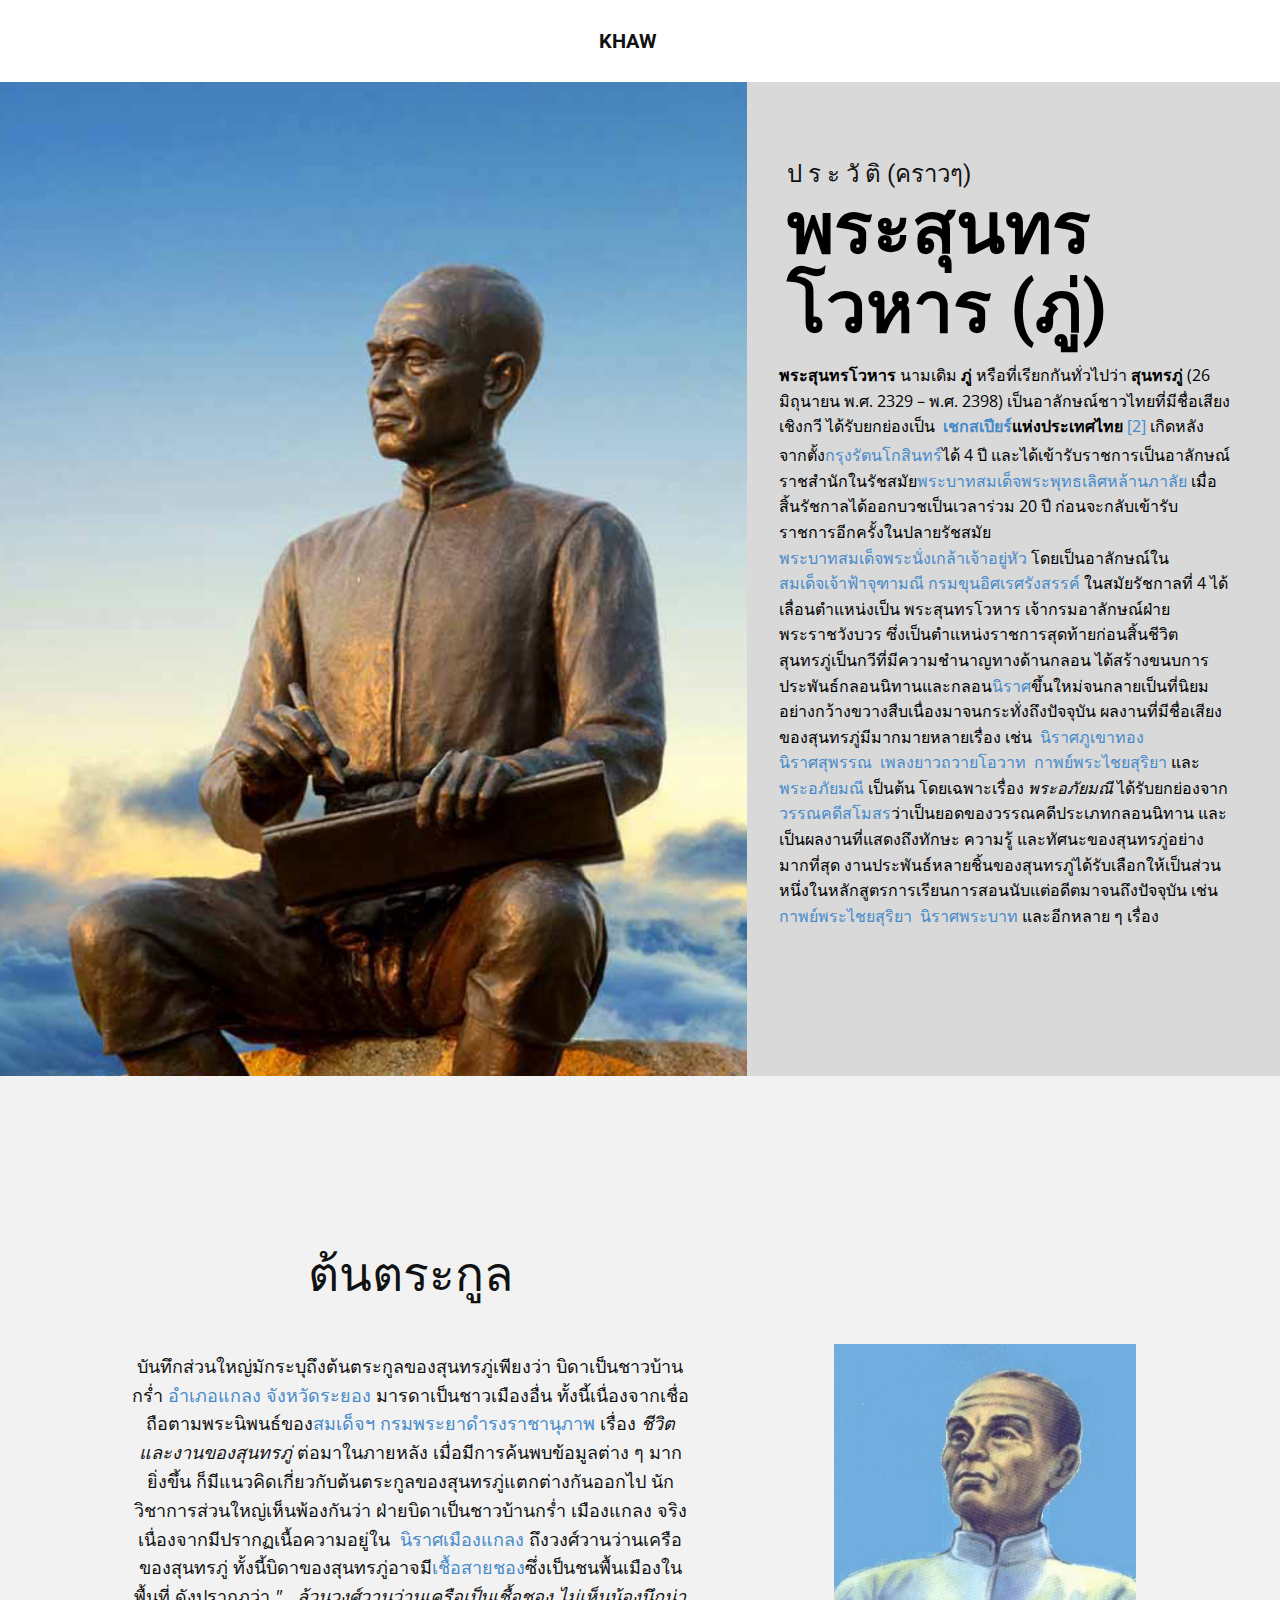
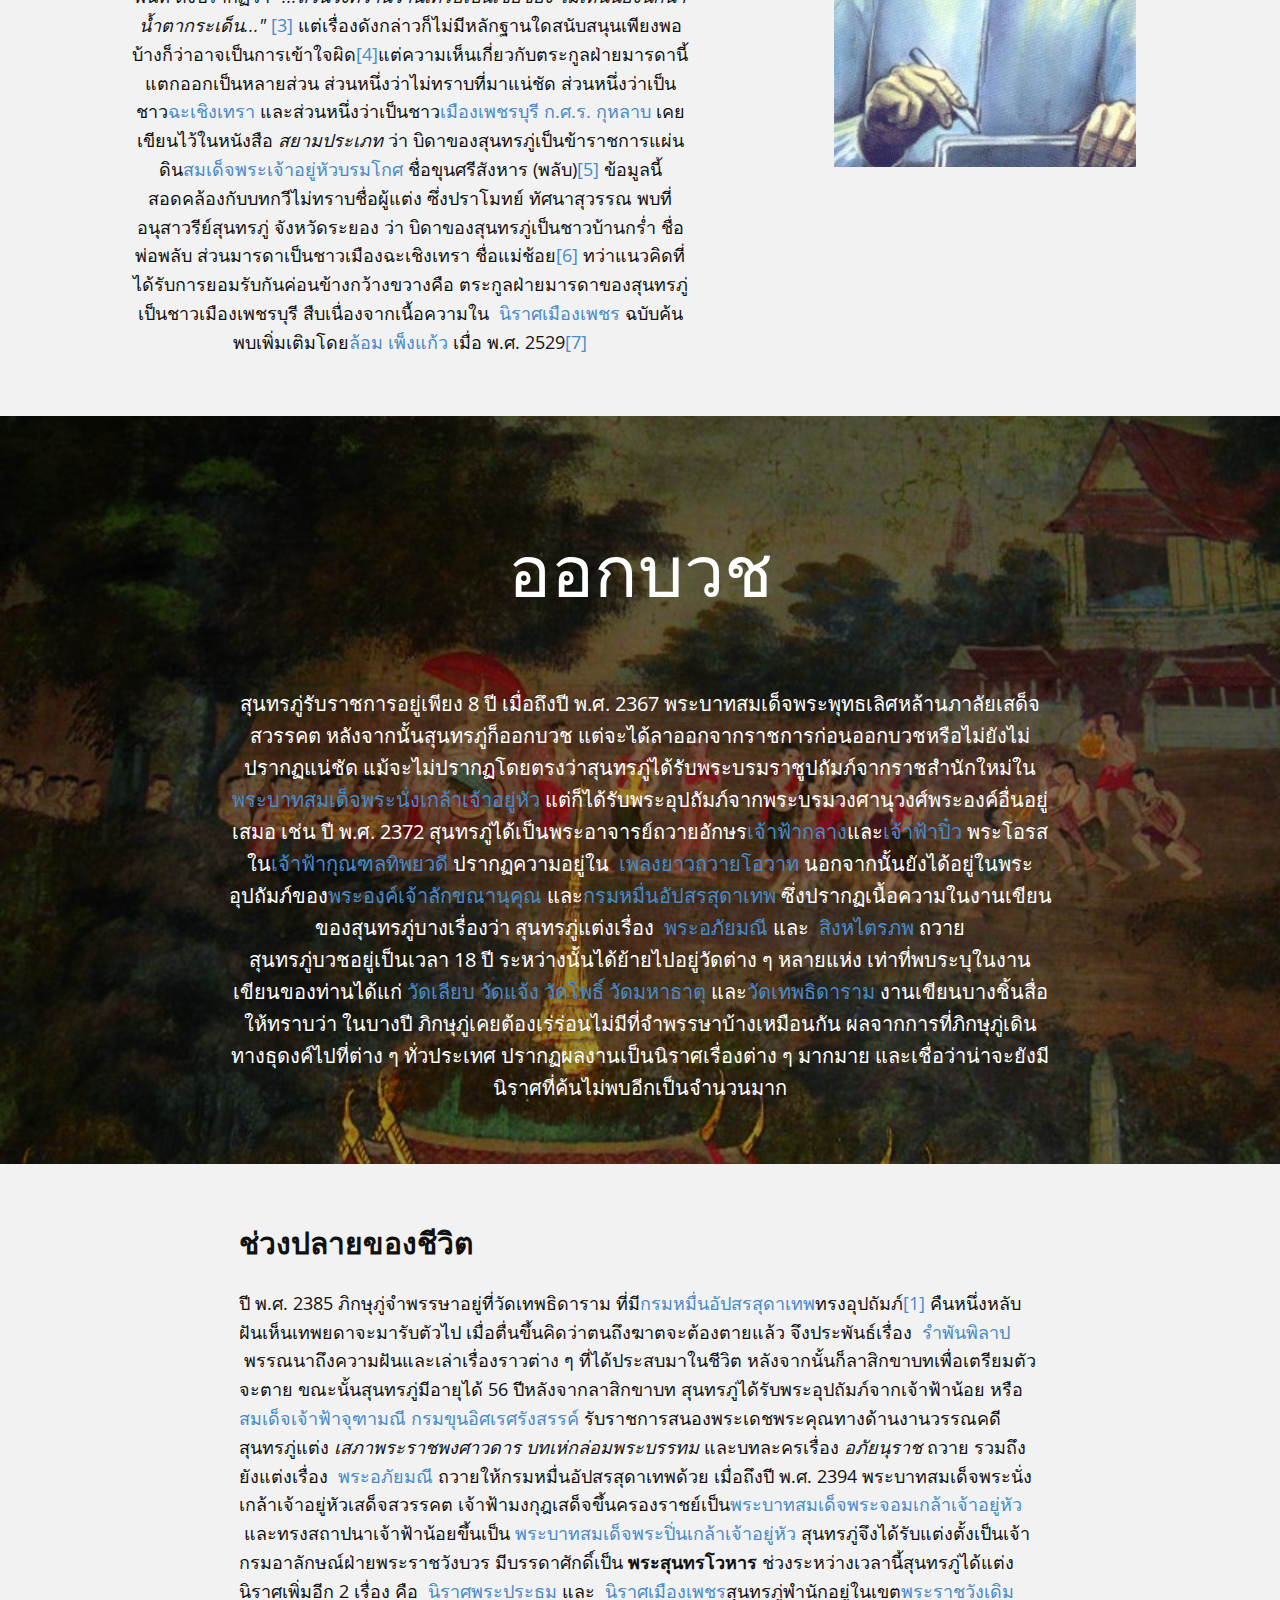
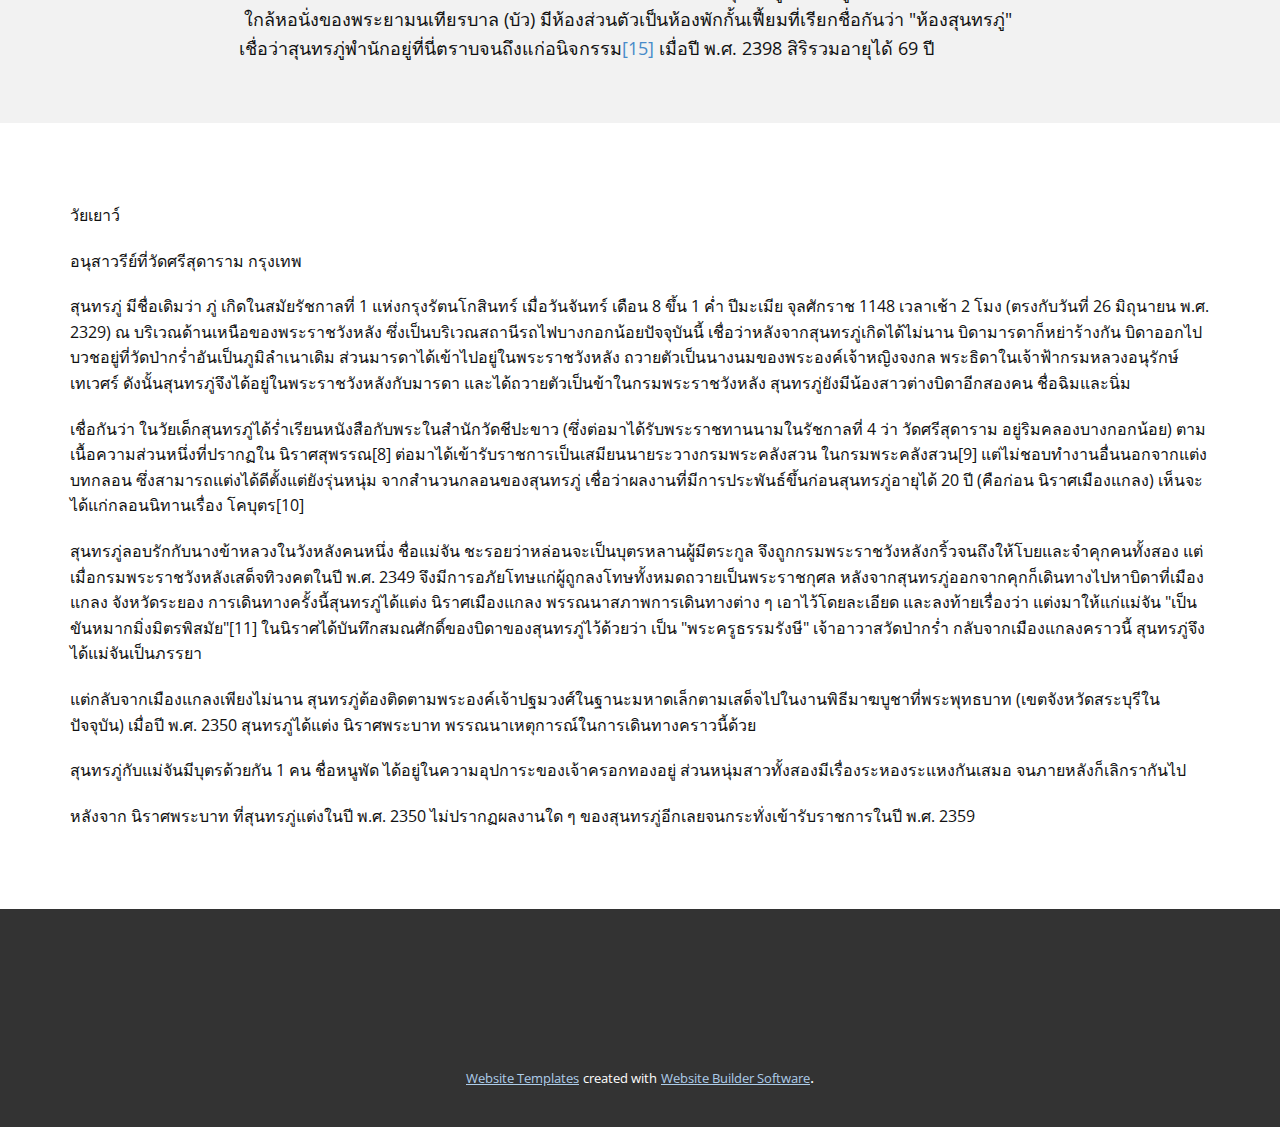
<file: index.html>
<!DOCTYPE html>
<html style="font-size: 16px;" lang="en"><head>
    <meta name="viewport" content="width=device-width, initial-scale=1.0">
    <meta charset="utf-8">
    <meta name="keywords" content="​พระสุนทรโวหาร (ภู่), ​ต้นตระกูล, ​ออกบวช">
    <meta name="description" content="">
    <title>Home</title>
    <link rel="stylesheet" href="nicepage.css" media="screen">
<link rel="stylesheet" href="Home.css" media="screen">
    <script class="u-script" type="text/javascript" src="jquery.js" "="" defer=""></script>
    <script class="u-script" type="text/javascript" src="nicepage.js" "="" defer=""></script>
    <meta name="generator" content="Nicepage 4.15.8, nicepage.com">
    <link id="u-theme-google-font" rel="stylesheet" href="https://fonts.googleapis.com/css?family=Roboto:100,100i,300,300i,400,400i,500,500i,700,700i,900,900i|Open+Sans:300,300i,400,400i,500,500i,600,600i,700,700i,800,800i">
    <link id="u-page-google-font" rel="stylesheet" href="https://fonts.googleapis.com/css?family=Roboto:100,100i,300,300i,400,400i,500,500i,700,700i,900,900i">
    
    
    
    
    
    
    <script type="application/ld+json">{
		"@context": "http://schema.org",
		"@type": "Organization",
		"name": ""
}</script>
    <meta name="theme-color" content="#478ac9">
    <meta property="og:title" content="Home">
    <meta property="og:type" content="website">
  </head>
  <body data-home-page="Home.html" data-home-page-title="Home" class="u-body u-xl-mode" data-lang="en"><header class="u-clearfix u-header u-header" id="sec-3610"><div class="u-clearfix u-sheet u-valign-middle u-sheet-1">
        <p class="u-custom-font u-font-roboto u-text u-text-1">KHAW<span style="font-weight: 700;"></span>
        </p>
      </div></header>
    <section class="u-align-center u-clearfix u-image u-section-1" id="carousel_f238">
      <div class="u-clearfix u-expanded-width u-layout-wrap u-layout-wrap-1">
        <div class="u-layout">
          <div class="u-layout-row">
            <div class="u-align-center u-container-style u-image u-layout-cell u-left-cell u-size-35 u-image-1" data-image-width="1024" data-image-height="755">
              <div class="u-container-layout u-valign-middle u-container-layout-1"></div>
            </div>
            <div class="u-container-style u-grey-15 u-layout-cell u-size-25 u-layout-cell-2">
              <div class="u-container-layout u-container-layout-2">
                <h4 class="u-text u-text-1">ป ร ะ วั ติ (คราวๆ)</h4>
                <h1 class="u-text u-text-body-alt-color u-text-2">
                  <span class="u-text-black">พระสุนทรโวหาร (ภู่)</span>
                </h1>
                <p class="u-text u-text-black u-text-3"><b>พระสุนทรโวหาร</b>&nbsp;นามเดิม&nbsp;<b>ภู่</b>&nbsp;หรือที่เรียกกันทั่วไปว่า&nbsp;<b>สุนทรภู่</b>&nbsp;(26 มิถุนายน พ.ศ. 2329 – พ.ศ. 2398) เป็นอาลักษณ์ชาวไทยที่มีชื่อเสียงเชิงกวี ได้รับยกย่องเป็น&nbsp;<b>
                    <a href="https://th.wikipedia.org/wiki/%E0%B9%80%E0%B8%8A%E0%B8%81%E0%B8%AA%E0%B9%80%E0%B8%9B%E0%B8%B5%E0%B8%A2%E0%B8%A3%E0%B9%8C" class="mw-redirect u-active-none u-border-none u-btn u-button-style u-hover-none u-none u-text-palette-1-base u-btn-1" title="เชกสเปียร์">เชกสเปียร์</a>แห่งประเทศไทย</b>
                  <a href="https://th.wikipedia.org/wiki/%E0%B8%9E%E0%B8%A3%E0%B8%B0%E0%B8%AA%E0%B8%B8%E0%B8%99%E0%B8%97%E0%B8%A3%E0%B9%82%E0%B8%A7%E0%B8%AB%E0%B8%B2%E0%B8%A3_(%E0%B8%A0%E0%B8%B9%E0%B9%88)#cite_note-thingsasian-2" class="u-active-none u-border-none u-btn u-button-style u-hover-none u-none u-text-palette-1-base u-btn-2">[2]</a>&nbsp;เกิดหลังจากตั้ง<a href="https://th.wikipedia.org/wiki/%E0%B8%81%E0%B8%A3%E0%B8%B8%E0%B8%87%E0%B8%A3%E0%B8%B1%E0%B8%95%E0%B8%99%E0%B9%82%E0%B8%81%E0%B8%AA%E0%B8%B4%E0%B8%99%E0%B8%97%E0%B8%A3%E0%B9%8C" class="mw-redirect u-active-none u-border-none u-btn u-button-style u-hover-none u-none u-text-palette-1-base u-btn-3" title="กรุงรัตนโกสินทร์">กรุงรัตนโกสิ<span style="font-size: 1.125rem;"></span>นทร์
                  </a>ได้ 4 ปี และได้เข้ารับราชการเป็นอาลักษณ์ราชสำนักในรัชสมัย<a href="https://th.wikipedia.org/wiki/%E0%B8%9E%E0%B8%A3%E0%B8%B0%E0%B8%9A%E0%B8%B2%E0%B8%97%E0%B8%AA%E0%B8%A1%E0%B9%80%E0%B8%94%E0%B9%87%E0%B8%88%E0%B8%9E%E0%B8%A3%E0%B8%B0%E0%B8%9E%E0%B8%B8%E0%B8%97%E0%B8%98%E0%B9%80%E0%B8%A5%E0%B8%B4%E0%B8%A8%E0%B8%AB%E0%B8%A5%E0%B9%89%E0%B8%B2%E0%B8%99%E0%B8%A0%E0%B8%B2%E0%B8%A5%E0%B8%B1%E0%B8%A2" title="พระบาทสมเด็จพระพุทธเลิศหล้านภาลัย" class="u-active-none u-border-none u-btn u-button-style u-hover-none u-none u-text-palette-1-base u-btn-4">พระบาทสมเด็จพระพุทธเลิศหล้านภาลัย</a>&nbsp;เมื่อสิ้นรัชกาลได้ออกบวชเป็นเวลาร่วม 20 ปี ก่อนจะกลับเข้ารับราชการอีกครั้งในปลายรัชสมัย<a href="https://th.wikipedia.org/wiki/%E0%B8%9E%E0%B8%A3%E0%B8%B0%E0%B8%9A%E0%B8%B2%E0%B8%97%E0%B8%AA%E0%B8%A1%E0%B9%80%E0%B8%94%E0%B9%87%E0%B8%88%E0%B8%9E%E0%B8%A3%E0%B8%B0%E0%B8%99%E0%B8%B1%E0%B9%88%E0%B8%87%E0%B9%80%E0%B8%81%E0%B8%A5%E0%B9%89%E0%B8%B2%E0%B9%80%E0%B8%88%E0%B9%89%E0%B8%B2%E0%B8%AD%E0%B8%A2%E0%B8%B9%E0%B9%88%E0%B8%AB%E0%B8%B1%E0%B8%A7" title="พระบาทสมเด็จพระนั่งเกล้าเจ้าอยู่หัว" class="u-active-none u-border-none u-btn u-button-style u-hover-none u-none u-text-palette-1-base u-btn-5">พระบาทสมเด็จพระนั่งเกล้าเจ้าอยู่หัว</a>&nbsp;โดยเป็นอาลักษณ์ใน<a href="https://th.wikipedia.org/wiki/%E0%B8%9E%E0%B8%A3%E0%B8%B0%E0%B8%9A%E0%B8%B2%E0%B8%97%E0%B8%AA%E0%B8%A1%E0%B9%80%E0%B8%94%E0%B9%87%E0%B8%88%E0%B8%9E%E0%B8%A3%E0%B8%B0%E0%B8%9B%E0%B8%B4%E0%B9%88%E0%B8%99%E0%B9%80%E0%B8%81%E0%B8%A5%E0%B9%89%E0%B8%B2%E0%B9%80%E0%B8%88%E0%B9%89%E0%B8%B2%E0%B8%AD%E0%B8%A2%E0%B8%B9%E0%B9%88%E0%B8%AB%E0%B8%B1%E0%B8%A7" title="พระบาทสมเด็จพระปิ่นเกล้าเจ้าอยู่หัว" class="u-active-none u-border-none u-btn u-button-style u-hover-none u-none u-text-palette-1-base u-btn-6">สมเด็จเจ้าฟ้าจุฑามณี กรมขุนอิศเรศรังสรรค์</a>&nbsp;ในสมัยรัชกาลที่ 4 ได้เลื่อนตำแหน่งเป็น พระสุนทรโวหาร เจ้ากรมอาลักษณ์ฝ่ายพระราชวังบวร ซึ่งเป็นตำแหน่งราชการสุดท้ายก่อนสิ้นชีวิต<br>สุนทรภู่เป็นกวีที่มีความชำนาญทางด้านกลอน ได้สร้างขนบการประพันธ์กลอนนิทานและกลอน<a href="https://th.wikipedia.org/wiki/%E0%B8%99%E0%B8%B4%E0%B8%A3%E0%B8%B2%E0%B8%A8" title="นิราศ" class="u-active-none u-border-none u-btn u-button-style u-hover-none u-none u-text-palette-1-base u-btn-7">นิราศ</a>ขึ้นใหม่จนกลายเป็นที่นิยมอย่างกว้างขวางสืบเนื่องมาจนกระทั่งถึงปัจจุบัน ผลงานที่มีชื่อเสียงของสุนทรภู่มีมากมายหลายเรื่อง เช่น&nbsp;<i>
                    <a href="https://th.wikipedia.org/wiki/%E0%B8%99%E0%B8%B4%E0%B8%A3%E0%B8%B2%E0%B8%A8%E0%B8%A0%E0%B8%B9%E0%B9%80%E0%B8%82%E0%B8%B2%E0%B8%97%E0%B8%AD%E0%B8%87" title="นิราศภูเขาทอง" class="u-active-none u-border-none u-btn u-button-style u-hover-none u-none u-text-palette-1-base u-btn-8">นิราศภูเขาทอง</a></i>&nbsp;<i>
                    <a href="https://th.wikipedia.org/wiki/%E0%B8%99%E0%B8%B4%E0%B8%A3%E0%B8%B2%E0%B8%A8%E0%B8%AA%E0%B8%B8%E0%B8%9E%E0%B8%A3%E0%B8%A3%E0%B8%93" class="mw-disambig u-active-none u-border-none u-btn u-button-style u-hover-none u-none u-text-palette-1-base u-btn-9" title="นิราศสุพรรณ">นิราศสุพรรณ</a></i>&nbsp;<i>
                    <a href="https://th.wikipedia.org/wiki/%E0%B9%80%E0%B8%9E%E0%B8%A5%E0%B8%87%E0%B8%A2%E0%B8%B2%E0%B8%A7%E0%B8%96%E0%B8%A7%E0%B8%B2%E0%B8%A2%E0%B9%82%E0%B8%AD%E0%B8%A7%E0%B8%B2%E0%B8%97" title="เพลงยาวถวายโอวาท" class="u-active-none u-border-none u-btn u-button-style u-hover-none u-none u-text-palette-1-base u-btn-10">เพลงยาวถวายโอวาท</a></i>&nbsp;<i>
                    <a href="https://th.wikipedia.org/wiki/%E0%B8%81%E0%B8%B2%E0%B8%9E%E0%B8%A2%E0%B9%8C%E0%B8%9E%E0%B8%A3%E0%B8%B0%E0%B9%84%E0%B8%8A%E0%B8%A2%E0%B8%AA%E0%B8%B8%E0%B8%A3%E0%B8%B4%E0%B8%A2%E0%B8%B2" class="mw-redirect u-active-none u-border-none u-btn u-button-style u-hover-none u-none u-text-palette-1-base u-btn-11" title="กาพย์พระไชยสุริยา">กาพย์พระไชยสุริยา</a></i>&nbsp;และ&nbsp;<i>
                    <a href="https://th.wikipedia.org/wiki/%E0%B8%9E%E0%B8%A3%E0%B8%B0%E0%B8%AD%E0%B8%A0%E0%B8%B1%E0%B8%A2%E0%B8%A1%E0%B8%93%E0%B8%B5" title="พระอภัยมณี" class="u-active-none u-border-none u-btn u-button-style u-hover-none u-none u-text-palette-1-base u-btn-12">พระอภัยมณี</a></i>&nbsp;เป็นต้น โดยเฉพาะเรื่อง&nbsp;<i>พระอภัยมณี</i>&nbsp;ได้รับยกย่องจาก<a href="https://th.wikipedia.org/wiki/%E0%B8%A7%E0%B8%A3%E0%B8%A3%E0%B8%93%E0%B8%84%E0%B8%94%E0%B8%B5%E0%B8%AA%E0%B9%82%E0%B8%A1%E0%B8%AA%E0%B8%A3" title="วรรณคดีสโมสร" class="u-active-none u-border-none u-btn u-button-style u-hover-none u-none u-text-palette-1-base u-btn-13">วรรณคดีสโมสร</a>ว่าเป็นยอดของวรรณคดีประเภทกลอนนิทาน และเป็นผลงานที่แสดงถึงทักษะ ความรู้ และทัศนะของสุนทรภู่อย่างมากที่สุด งานประพันธ์หลายชิ้นของสุนทรภู่ได้รับเลือกให้เป็นส่วนหนึ่งในหลักสูตรการเรียนการสอนนับแต่อดีตมาจนถึงปัจจุบัน เช่น&nbsp;<i>
                    <a href="https://th.wikipedia.org/wiki/%E0%B8%81%E0%B8%B2%E0%B8%9E%E0%B8%A2%E0%B9%8C%E0%B8%9E%E0%B8%A3%E0%B8%B0%E0%B9%84%E0%B8%8A%E0%B8%A2%E0%B8%AA%E0%B8%B8%E0%B8%A3%E0%B8%B4%E0%B8%A2%E0%B8%B2" class="mw-redirect u-active-none u-border-none u-btn u-button-style u-hover-none u-none u-text-palette-1-base u-btn-14" title="กาพย์พระไชยสุริยา">กาพย์พระไชยสุริยา</a></i>&nbsp;<i>
                    <a href="https://th.wikipedia.org/wiki/%E0%B8%99%E0%B8%B4%E0%B8%A3%E0%B8%B2%E0%B8%A8%E0%B8%9E%E0%B8%A3%E0%B8%B0%E0%B8%9A%E0%B8%B2%E0%B8%97" title="นิราศพระบาท" class="u-active-none u-border-none u-btn u-button-style u-hover-none u-none u-text-palette-1-base u-btn-15">นิราศพระบาท</a></i>&nbsp;และอีกหลาย ๆ เรื่อง<br>
                </p>
              </div>
            </div>
          </div>
        </div>
      </div>
    </section>
    <section class="u-clearfix u-grey-5 u-section-2" id="sec-8512">
      <div class="u-clearfix u-sheet u-sheet-1">
        <div class="u-clearfix u-expanded-width u-gutter-10 u-layout-wrap u-layout-wrap-1">
          <div class="u-layout" style="">
            <div class="u-layout-row" style="">
              <div class="u-container-style u-layout-cell u-left-cell u-size-36 u-size-xs-60 u-layout-cell-1" src="">
                <div class="u-container-layout u-container-layout-1">
                  <h2 class="u-align-center u-text u-text-default u-text-1"> ต้นตระกูล</h2>
                  <p class="u-align-center u-text u-text-2"> บันทึกส่วนใหญ่มักระบุถึงต้นตระกูลของสุนทรภู่เพียงว่า บิดาเป็นชาวบ้านกร่ำ&nbsp;<a href="https://th.wikipedia.org/wiki/%E0%B8%AD%E0%B8%B3%E0%B9%80%E0%B8%A0%E0%B8%AD%E0%B9%81%E0%B8%81%E0%B8%A5%E0%B8%87" title="อำเภอแกลง" class="u-active-none u-border-none u-btn u-button-style u-hover-none u-none u-text-palette-1-base u-btn-1">อำเภอแกลง</a>&nbsp;<a href="https://th.wikipedia.org/wiki/%E0%B8%88%E0%B8%B1%E0%B8%87%E0%B8%AB%E0%B8%A7%E0%B8%B1%E0%B8%94%E0%B8%A3%E0%B8%B0%E0%B8%A2%E0%B8%AD%E0%B8%87" title="จังหวัดระยอง" class="u-active-none u-border-none u-btn u-button-style u-hover-none u-none u-text-palette-1-base u-btn-2">จังหวัดระยอง</a>&nbsp;มารดาเป็นชาวเมืองอื่น ทั้งนี้เนื่องจากเชื่อถือตามพระนิพนธ์ของ<a href="https://th.wikipedia.org/wiki/%E0%B8%AA%E0%B8%A1%E0%B9%80%E0%B8%94%E0%B9%87%E0%B8%88%E0%B8%AF_%E0%B8%81%E0%B8%A3%E0%B8%A1%E0%B8%9E%E0%B8%A3%E0%B8%B0%E0%B8%A2%E0%B8%B2%E0%B8%94%E0%B8%B3%E0%B8%A3%E0%B8%87%E0%B8%A3%E0%B8%B2%E0%B8%8A%E0%B8%B2%E0%B8%99%E0%B8%B8%E0%B8%A0%E0%B8%B2%E0%B8%9E" class="mw-redirect u-active-none u-border-none u-btn u-button-style u-hover-none u-none u-text-palette-1-base u-btn-3" title="สมเด็จฯ กรมพระยาดำรงราชานุภาพ">สมเด็จฯ กรมพระยาดำรงราชานุภาพ</a>&nbsp;เรื่อง&nbsp;<i>ชีวิตและงานของสุนทรภู่</i>&nbsp;ต่อมาในภายหลัง เมื่อมีการค้นพบข้อมูลต่าง ๆ มากยิ่งขึ้น ก็มีแนวคิดเกี่ยวกับต้นตระกูลของสุนทรภู่แตกต่างกันออกไป นักวิชาการส่วนใหญ่เห็นพ้องกันว่า ฝ่ายบิดาเป็นชาวบ้านกร่ำ เมืองแกลง จริง เนื่องจากมีปรากฏเนื้อความอยู่ใน&nbsp;<i>
                      <a href="https://th.wikipedia.org/wiki/%E0%B8%99%E0%B8%B4%E0%B8%A3%E0%B8%B2%E0%B8%A8%E0%B9%80%E0%B8%A1%E0%B8%B7%E0%B8%AD%E0%B8%87%E0%B9%81%E0%B8%81%E0%B8%A5%E0%B8%87" title="นิราศเมืองแกลง" class="u-active-none u-border-none u-btn u-button-style u-hover-none u-none u-text-palette-1-base u-btn-4">นิราศเมืองแกลง</a></i>&nbsp;ถึงวงศ์วานว่านเครือของสุนทรภู่ ทั้งนี้บิดาของสุนทรภู่อาจมี<a href="https://th.wikipedia.org/wiki/%E0%B8%8A%E0%B8%AD%E0%B8%87" title="ชอง" class="u-active-none u-border-none u-btn u-button-style u-hover-none u-none u-text-palette-1-base u-btn-5">เชื้อสายชอง</a>ซึ่งเป็นชนพื้นเมืองในพื้นที่ ดังปรากฏว่า&nbsp;<i>"...ล้วนวงศ์วานว่านเครือเป็นเชื้อชอง ไม่เห็นน้องนึกน่าน้ำตากระเด็น..."</i>
                    <a href="https://th.wikipedia.org/wiki/%E0%B8%9E%E0%B8%A3%E0%B8%B0%E0%B8%AA%E0%B8%B8%E0%B8%99%E0%B8%97%E0%B8%A3%E0%B9%82%E0%B8%A7%E0%B8%AB%E0%B8%B2%E0%B8%A3_(%E0%B8%A0%E0%B8%B9%E0%B9%88)#cite_note-3" class="u-active-none u-border-none u-btn u-button-style u-hover-none u-none u-text-palette-1-base u-btn-6">[3]</a>&nbsp;แต่เรื่องดังกล่าวก็ไม่มีหลักฐานใดสนับสนุนเพียงพอ บ้างก็ว่าอาจเป็นการเข้าใจผิด<a href="https://th.wikipedia.org/wiki/%E0%B8%9E%E0%B8%A3%E0%B8%B0%E0%B8%AA%E0%B8%B8%E0%B8%99%E0%B8%97%E0%B8%A3%E0%B9%82%E0%B8%A7%E0%B8%AB%E0%B8%B2%E0%B8%A3_(%E0%B8%A0%E0%B8%B9%E0%B9%88)#cite_note-4" class="u-active-none u-border-none u-btn u-button-style u-hover-none u-none u-text-palette-1-base u-btn-7">[4]</a>แต่ความเห็นเกี่ยวกับตระกูลฝ่ายมารดานี้แตกออกเป็นหลายส่วน ส่วนหนึ่งว่าไม่ทราบที่มาแน่ชัด ส่วนหนึ่งว่าเป็นชาว<a href="https://th.wikipedia.org/wiki/%E0%B8%89%E0%B8%B0%E0%B9%80%E0%B8%8A%E0%B8%B4%E0%B8%87%E0%B9%80%E0%B8%97%E0%B8%A3%E0%B8%B2" class="mw-redirect u-active-none u-border-none u-btn u-button-style u-hover-none u-none u-text-palette-1-base u-btn-8" title="ฉะเชิงเทรา">ฉะเชิงเทรา</a>&nbsp;และส่วนหนึ่งว่าเป็นชาว<a href="https://th.wikipedia.org/wiki/%E0%B9%80%E0%B8%9E%E0%B8%8A%E0%B8%A3%E0%B8%9A%E0%B8%B8%E0%B8%A3%E0%B8%B5" class="mw-redirect u-active-none u-border-none u-btn u-button-style u-hover-none u-none u-text-palette-1-base u-btn-9" title="เพชรบุรี">เมืองเพชรบุรี</a>&nbsp;<a href="https://th.wikipedia.org/wiki/%E0%B8%81.%E0%B8%A8.%E0%B8%A3._%E0%B8%81%E0%B8%B8%E0%B8%AB%E0%B8%A5%E0%B8%B2%E0%B8%9A" title="ก.ศ.ร. กุหลาบ" class="u-active-none u-border-none u-btn u-button-style u-hover-none u-none u-text-palette-1-base u-btn-10">ก.ศ.ร. กุหลาบ</a>&nbsp;เคยเขียนไว้ในหนังสือ&nbsp;<i>สยามประเภท</i>&nbsp;ว่า บิดาของสุนทรภู่เป็นข้าราชการแผ่นดิน<a href="https://th.wikipedia.org/wiki/%E0%B8%AA%E0%B8%A1%E0%B9%80%E0%B8%94%E0%B9%87%E0%B8%88%E0%B8%9E%E0%B8%A3%E0%B8%B0%E0%B9%80%E0%B8%88%E0%B9%89%E0%B8%B2%E0%B8%AD%E0%B8%A2%E0%B8%B9%E0%B9%88%E0%B8%AB%E0%B8%B1%E0%B8%A7%E0%B8%9A%E0%B8%A3%E0%B8%A1%E0%B9%82%E0%B8%81%E0%B8%A8" title="สมเด็จพระเจ้าอยู่หัวบรมโกศ" class="u-active-none u-border-none u-btn u-button-style u-hover-none u-none u-text-palette-1-base u-btn-11">สมเด็จพระเจ้าอยู่หัวบรมโกศ</a>&nbsp;ชื่อขุนศรีสังหาร (พลับ)<a href="https://th.wikipedia.org/wiki/%E0%B8%9E%E0%B8%A3%E0%B8%B0%E0%B8%AA%E0%B8%B8%E0%B8%99%E0%B8%97%E0%B8%A3%E0%B9%82%E0%B8%A7%E0%B8%AB%E0%B8%B2%E0%B8%A3_(%E0%B8%A0%E0%B8%B9%E0%B9%88)#cite_note-pluang-5" class="u-active-none u-border-none u-btn u-button-style u-hover-none u-none u-text-palette-1-base u-btn-12">[5]</a>&nbsp;ข้อมูลนี้สอดคล้องกับบทกวีไม่ทราบชื่อผู้แต่ง ซึ่งปราโมทย์ ทัศนาสุวรรณ พบที่อนุสาวรีย์สุนทรภู่ จังหวัดระยอง ว่า บิดาของสุนทรภู่เป็นชาวบ้านกร่ำ ชื่อพ่อพลับ ส่วนมารดาเป็นชาวเมืองฉะเชิงเทรา ชื่อแม่ช้อย<a href="https://th.wikipedia.org/wiki/%E0%B8%9E%E0%B8%A3%E0%B8%B0%E0%B8%AA%E0%B8%B8%E0%B8%99%E0%B8%97%E0%B8%A3%E0%B9%82%E0%B8%A7%E0%B8%AB%E0%B8%B2%E0%B8%A3_(%E0%B8%A0%E0%B8%B9%E0%B9%88)#cite_note-pramote-6" class="u-active-none u-border-none u-btn u-button-style u-hover-none u-none u-text-palette-1-base u-btn-13">[6]</a>&nbsp;ทว่าแนวคิดที่ได้รับการยอมรับกันค่อนข้างกว้างขวางคือ ตระกูลฝ่ายมารดาของสุนทรภู่เป็นชาวเมืองเพชรบุรี สืบเนื่องจากเนื้อความใน&nbsp;<i>
                      <a href="https://th.wikipedia.org/wiki/%E0%B8%99%E0%B8%B4%E0%B8%A3%E0%B8%B2%E0%B8%A8%E0%B9%80%E0%B8%A1%E0%B8%B7%E0%B8%AD%E0%B8%87%E0%B9%80%E0%B8%9E%E0%B8%8A%E0%B8%A3" title="นิราศเมืองเพชร" class="u-active-none u-border-none u-btn u-button-style u-hover-none u-none u-text-palette-1-base u-btn-14">นิราศเมืองเพชร</a></i>&nbsp;ฉบับค้นพบเพิ่มเติมโดย<a href="https://th.wikipedia.org/wiki/%E0%B8%A5%E0%B9%89%E0%B8%AD%E0%B8%A1_%E0%B9%80%E0%B8%9E%E0%B9%87%E0%B8%87%E0%B9%81%E0%B8%81%E0%B9%89%E0%B8%A7" title="ล้อม เพ็งแก้ว" class="u-active-none u-border-none u-btn u-button-style u-hover-none u-none u-text-palette-1-base u-btn-15">ล้อม เพ็งแก้ว</a>&nbsp;เมื่อ พ.ศ. 2529<a href="https://th.wikipedia.org/wiki/%E0%B8%9E%E0%B8%A3%E0%B8%B0%E0%B8%AA%E0%B8%B8%E0%B8%99%E0%B8%97%E0%B8%A3%E0%B9%82%E0%B8%A7%E0%B8%AB%E0%B8%B2%E0%B8%A3_(%E0%B8%A0%E0%B8%B9%E0%B9%88)#cite_note-7" class="u-active-none u-border-none u-btn u-button-style u-hover-none u-none u-text-palette-1-base u-btn-16">[7]</a>
                  </p>
                </div>
              </div>
              <div class="u-align-center u-container-style u-layout-cell u-right-cell u-size-24 u-size-xs-60 u-layout-cell-2" src="">
                <div class="u-container-layout u-container-layout-2" src="">
                  <img class="u-image u-image-1" src="images/aHR0cHM6Ly9zLmlzYW5vb2suY29tL2d1LzAvdWkvMC80MDI5LzV0eXRyaHlyLmpwZw.jpg" data-image-width="960" data-image-height="892">
                </div>
              </div>
            </div>
          </div>
        </div>
      </div>
    </section>
    <section class="u-align-center u-clearfix u-image u-shading u-section-3" src="" data-image-width="800" data-image-height="543" id="sec-fb9c">
      <div class="u-clearfix u-sheet u-sheet-1">
        <h1 class="u-text u-title u-text-1"> ออกบวช</h1>
        <p class="u-large-text u-text u-text-variant u-text-2"> สุนทรภู่รับราชการอยู่เพียง 8 ปี เมื่อถึงปี พ.ศ. 2367 พระบาทสมเด็จพระพุทธเลิศหล้านภาลัยเสด็จสวรรคต หลังจากนั้นสุนทรภู่ก็ออกบวช แต่จะได้ลาออกจากราชการก่อนออกบวชหรือไม่ยังไม่ปรากฏแน่ชัด แม้จะไม่ปรากฏโดยตรงว่าสุนทรภู่ได้รับพระบรมราชูปถัมภ์จากราชสำนักใหม่ใน<a href="https://th.wikipedia.org/wiki/%E0%B8%9E%E0%B8%A3%E0%B8%B0%E0%B8%9A%E0%B8%B2%E0%B8%97%E0%B8%AA%E0%B8%A1%E0%B9%80%E0%B8%94%E0%B9%87%E0%B8%88%E0%B8%9E%E0%B8%A3%E0%B8%B0%E0%B8%99%E0%B8%B1%E0%B9%88%E0%B8%87%E0%B9%80%E0%B8%81%E0%B8%A5%E0%B9%89%E0%B8%B2%E0%B9%80%E0%B8%88%E0%B9%89%E0%B8%B2%E0%B8%AD%E0%B8%A2%E0%B8%B9%E0%B9%88%E0%B8%AB%E0%B8%B1%E0%B8%A7" title="พระบาทสมเด็จพระนั่งเกล้าเจ้าอยู่หัว" class="u-active-none u-border-none u-btn u-button-style u-hover-none u-none u-text-palette-1-base u-btn-1">พระบาทสมเด็จพระนั่งเกล้าเจ้าอยู่หัว</a>&nbsp;แต่ก็ได้รับพระอุปถัมภ์จากพระบรมวงศานุวงศ์พระองค์อื่นอยู่เสมอ เช่น ปี พ.ศ. 2372 สุนทรภู่ได้เป็นพระอาจารย์ถวายอักษร<a href="https://th.wikipedia.org/wiki/%E0%B9%80%E0%B8%88%E0%B9%89%E0%B8%B2%E0%B8%9F%E0%B9%89%E0%B8%B2%E0%B8%81%E0%B8%A5%E0%B8%B2%E0%B8%87" class="mw-redirect u-active-none u-border-none u-btn u-button-style u-hover-none u-none u-text-palette-1-base u-btn-2" title="เจ้าฟ้ากลาง">เจ้าฟ้ากลาง</a>และ<a href="https://th.wikipedia.org/wiki/%E0%B9%80%E0%B8%88%E0%B9%89%E0%B8%B2%E0%B8%9F%E0%B9%89%E0%B8%B2%E0%B8%9B%E0%B8%B4%E0%B9%8B%E0%B8%A7" class="mw-redirect u-active-none u-border-none u-btn u-button-style u-hover-none u-none u-text-palette-1-base u-btn-3" title="เจ้าฟ้าปิ๋ว">เจ้าฟ้าปิ๋ว</a>&nbsp;พระโอรสใน<a href="https://th.wikipedia.org/wiki/%E0%B9%80%E0%B8%88%E0%B9%89%E0%B8%B2%E0%B8%9F%E0%B9%89%E0%B8%B2%E0%B8%81%E0%B8%B8%E0%B8%93%E0%B8%91%E0%B8%A5%E0%B8%97%E0%B8%B4%E0%B8%9E%E0%B8%A2%E0%B8%A7%E0%B8%94%E0%B8%B5" class="mw-redirect u-active-none u-border-none u-btn u-button-style u-hover-none u-none u-text-palette-1-base u-btn-4" title="เจ้าฟ้ากุณฑลทิพยวดี">เจ้าฟ้ากุณฑลทิพยวดี</a>&nbsp;ปรากฏความอยู่ใน&nbsp;<i>
            <a href="https://th.wikipedia.org/wiki/%E0%B9%80%E0%B8%9E%E0%B8%A5%E0%B8%87%E0%B8%A2%E0%B8%B2%E0%B8%A7%E0%B8%96%E0%B8%A7%E0%B8%B2%E0%B8%A2%E0%B9%82%E0%B8%AD%E0%B8%A7%E0%B8%B2%E0%B8%97" title="เพลงยาวถวายโอวาท" class="u-active-none u-border-none u-btn u-button-style u-hover-none u-none u-text-palette-1-base u-btn-5">เพลงยาวถวายโอวาท</a></i>&nbsp;นอกจากนั้นยังได้อยู่ในพระอุปถัมภ์ของ<a href="https://th.wikipedia.org/wiki/%E0%B8%9E%E0%B8%A3%E0%B8%B0%E0%B8%AD%E0%B8%87%E0%B8%84%E0%B9%8C%E0%B9%80%E0%B8%88%E0%B9%89%E0%B8%B2%E0%B8%A5%E0%B8%B1%E0%B8%81%E0%B8%82%E0%B8%93%E0%B8%B2%E0%B8%99%E0%B8%B8%E0%B8%84%E0%B8%B8%E0%B8%93" class="mw-redirect u-active-none u-border-none u-btn u-button-style u-hover-none u-none u-text-palette-1-base u-btn-6" title="พระองค์เจ้าลักขณานุคุณ">พระองค์เจ้าลักขณานุคุณ</a>&nbsp;และ<a href="https://th.wikipedia.org/wiki/%E0%B8%81%E0%B8%A3%E0%B8%A1%E0%B8%AB%E0%B8%A1%E0%B8%B7%E0%B9%88%E0%B8%99%E0%B8%AD%E0%B8%B1%E0%B8%9B%E0%B8%AA%E0%B8%A3%E0%B8%AA%E0%B8%B8%E0%B8%94%E0%B8%B2%E0%B9%80%E0%B8%97%E0%B8%9E" class="mw-redirect u-active-none u-border-none u-btn u-button-style u-hover-none u-none u-text-palette-1-base u-btn-7" title="กรมหมื่นอัปสรสุดาเทพ">กรมหมื่นอัปสรสุดาเทพ</a>&nbsp;ซึ่งปรากฏเนื้อความในงานเขียนของสุนทรภู่บางเรื่องว่า สุนทรภู่แต่งเรื่อง&nbsp;<i>
            <a href="https://th.wikipedia.org/wiki/%E0%B8%9E%E0%B8%A3%E0%B8%B0%E0%B8%AD%E0%B8%A0%E0%B8%B1%E0%B8%A2%E0%B8%A1%E0%B8%93%E0%B8%B5" title="พระอภัยมณี" class="u-active-none u-border-none u-btn u-button-style u-hover-none u-none u-text-palette-1-base u-btn-8">พระอภัยมณี</a></i>&nbsp;และ&nbsp;<i>
            <a href="https://th.wikipedia.org/wiki/%E0%B8%AA%E0%B8%B4%E0%B8%87%E0%B8%AB%E0%B9%84%E0%B8%95%E0%B8%A3%E0%B8%A0%E0%B8%9E" title="สิงหไตรภพ" class="u-active-none u-border-none u-btn u-button-style u-hover-none u-none u-text-palette-1-base u-btn-9">สิงหไตรภพ</a></i>&nbsp;ถวาย<br>สุนทรภู่บวชอยู่เป็นเวลา 18 ปี ระหว่างนั้นได้ย้ายไปอยู่วัดต่าง ๆ หลายแห่ง เท่าที่พบระบุในงานเขียนของท่านได้แก่&nbsp;<a href="https://th.wikipedia.org/wiki/%E0%B8%A7%E0%B8%B1%E0%B8%94%E0%B9%80%E0%B8%A5%E0%B8%B5%E0%B8%A2%E0%B8%9A" class="mw-disambig u-active-none u-border-none u-btn u-button-style u-hover-none u-none u-text-palette-1-base u-btn-10" title="วัดเลียบ">วัดเลียบ</a>&nbsp;<a href="https://th.wikipedia.org/wiki/%E0%B8%A7%E0%B8%B1%E0%B8%94%E0%B9%81%E0%B8%88%E0%B9%89%E0%B8%87" class="mw-disambig u-active-none u-border-none u-btn u-button-style u-hover-none u-none u-text-palette-1-base u-btn-11" title="วัดแจ้ง">วัดแจ้ง</a>&nbsp;<a href="https://th.wikipedia.org/wiki/%E0%B8%A7%E0%B8%B1%E0%B8%94%E0%B9%82%E0%B8%9E%E0%B8%98%E0%B8%B4%E0%B9%8C" class="mw-disambig u-active-none u-border-none u-btn u-button-style u-hover-none u-none u-text-palette-1-base u-btn-12" title="วัดโพธิ์">วัดโพธิ์</a>&nbsp;<a href="https://th.wikipedia.org/wiki/%E0%B8%A7%E0%B8%B1%E0%B8%94%E0%B8%A1%E0%B8%AB%E0%B8%B2%E0%B8%98%E0%B8%B2%E0%B8%95%E0%B8%B8" class="mw-disambig u-active-none u-border-none u-btn u-button-style u-hover-none u-none u-text-palette-1-base u-btn-13" title="วัดมหาธาตุ">วัดมหาธาตุ</a>&nbsp;และ<a href="https://th.wikipedia.org/wiki/%E0%B8%A7%E0%B8%B1%E0%B8%94%E0%B9%80%E0%B8%97%E0%B8%9E%E0%B8%98%E0%B8%B4%E0%B8%94%E0%B8%B2%E0%B8%A3%E0%B8%B2%E0%B8%A1" class="mw-redirect u-active-none u-border-none u-btn u-button-style u-hover-none u-none u-text-palette-1-base u-btn-14" title="วัดเทพธิดาราม">วัดเทพธิดาราม</a>&nbsp;งานเขียนบางชิ้นสื่อให้ทราบว่า ในบางปี ภิกษุภู่เคยต้องเร่ร่อนไม่มีที่จำพรรษาบ้างเหมือนกัน ผลจากการที่ภิกษุภู่เดินทางธุดงค์ไปที่ต่าง ๆ ทั่วประเทศ ปรากฏผลงานเป็นนิราศเรื่องต่าง ๆ มากมาย และเชื่อว่าน่าจะยังมีนิราศที่ค้นไม่พบอีกเป็นจำนวนมาก<br>
        </p>
      </div>
    </section>
    <section class="u-clearfix u-grey-5 u-section-4" id="sec-88b8">
      <div class="u-clearfix u-sheet u-sheet-1">
        <h3 class="u-text u-text-1"> ช่วงปลายของชีวิต</h3>
        <p class="u-text u-text-2"> ปี พ.ศ. 2385 ภิกษุภู่จำพรรษาอยู่ที่วัดเทพธิดาราม ที่มี<a href="https://th.wikipedia.org/wiki/%E0%B8%9E%E0%B8%A3%E0%B8%B0%E0%B9%80%E0%B8%88%E0%B9%89%E0%B8%B2%E0%B8%9A%E0%B8%A3%E0%B8%A1%E0%B8%A7%E0%B8%87%E0%B8%A8%E0%B9%8C%E0%B9%80%E0%B8%98%E0%B8%AD_%E0%B8%9E%E0%B8%A3%E0%B8%B0%E0%B8%AD%E0%B8%87%E0%B8%84%E0%B9%8C%E0%B9%80%E0%B8%88%E0%B9%89%E0%B8%B2%E0%B8%A7%E0%B8%B4%E0%B8%A5%E0%B8%B2%E0%B8%AA_%E0%B8%81%E0%B8%A3%E0%B8%A1%E0%B8%AB%E0%B8%A1%E0%B8%B7%E0%B9%88%E0%B8%99%E0%B8%AD%E0%B8%B1%E0%B8%9B%E0%B8%AA%E0%B8%A3%E0%B8%AA%E0%B8%B8%E0%B8%94%E0%B8%B2%E0%B9%80%E0%B8%97%E0%B8%9E" class="mw-redirect u-active-none u-border-none u-btn u-button-style u-hover-none u-none u-text-palette-1-base u-btn-1" title="พระเจ้าบรมวงศ์เธอ พระองค์เจ้าวิลาส กรมหมื่นอัปสรสุดาเทพ">กรมหมื่นอัปสรสุดาเทพ</a>ทรงอุปถัมภ์<a href="https://th.wikipedia.org/wiki/%E0%B8%9E%E0%B8%A3%E0%B8%B0%E0%B8%AA%E0%B8%B8%E0%B8%99%E0%B8%97%E0%B8%A3%E0%B9%82%E0%B8%A7%E0%B8%AB%E0%B8%B2%E0%B8%A3_(%E0%B8%A0%E0%B8%B9%E0%B9%88)#cite_note-%E0%B8%A1%E0%B8%95%E0%B8%B4%E0%B8%8A%E0%B8%99-1" class="u-active-none u-border-none u-btn u-button-style u-hover-none u-none u-text-palette-1-base u-btn-2">[1]</a>&nbsp;คืนหนึ่งหลับฝันเห็นเทพยดาจะมารับตัวไป เมื่อตื่นขึ้นคิดว่าตนถึงฆาตจะต้องตายแล้ว จึงประพันธ์เรื่อง&nbsp;<i>
            <a href="https://th.wikipedia.org/wiki/%E0%B8%A3%E0%B8%B3%E0%B8%9E%E0%B8%B1%E0%B8%99%E0%B8%9E%E0%B8%B4%E0%B8%A5%E0%B8%B2%E0%B8%9B" title="รำพันพิลาป" class="u-active-none u-border-none u-btn u-button-style u-hover-none u-none u-text-palette-1-base u-btn-3">รำพันพิลาป</a></i>&nbsp;พรรณนาถึงความฝันและเล่าเรื่องราวต่าง ๆ ที่ได้ประสบมาในชีวิต หลังจากนั้นก็ลาสิกขาบทเพื่อเตรียมตัวจะตาย ขณะนั้นสุนทรภู่มีอายุได้ 56 ปีหลังจากลาสิกขาบท สุนทรภู่ได้รับพระอุปถัมภ์จากเจ้าฟ้าน้อย หรือ<a href="https://th.wikipedia.org/wiki/%E0%B8%AA%E0%B8%A1%E0%B9%80%E0%B8%94%E0%B9%87%E0%B8%88%E0%B9%80%E0%B8%88%E0%B9%89%E0%B8%B2%E0%B8%9F%E0%B9%89%E0%B8%B2%E0%B8%88%E0%B8%B8%E0%B8%91%E0%B8%B2%E0%B8%A1%E0%B8%93%E0%B8%B5_%E0%B8%81%E0%B8%A3%E0%B8%A1%E0%B8%82%E0%B8%B8%E0%B8%99%E0%B8%AD%E0%B8%B4%E0%B8%A8%E0%B9%80%E0%B8%A3%E0%B8%A8%E0%B8%A3%E0%B8%B1%E0%B8%87%E0%B8%AA%E0%B8%A3%E0%B8%A3%E0%B8%84%E0%B9%8C" class="mw-redirect u-active-none u-border-none u-btn u-button-style u-hover-none u-none u-text-palette-1-base u-btn-4" title="สมเด็จเจ้าฟ้าจุฑามณี กรมขุนอิศเรศรังสรรค์">สมเด็จเจ้าฟ้าจุฑามณี กรมขุนอิศเรศรังสรรค์</a>&nbsp;รับราชการสนองพระเดชพระคุณทางด้านงานวรรณคดี สุนทรภู่แต่ง&nbsp;<i>เสภาพระราชพงศาวดาร</i>&nbsp;<i>บทเห่กล่อมพระบรรทม</i>&nbsp;และบทละครเรื่อง&nbsp;<i>อภัยนุราช</i>&nbsp;ถวาย รวมถึงยังแต่งเรื่อง&nbsp;<i>
            <a href="https://th.wikipedia.org/wiki/%E0%B8%9E%E0%B8%A3%E0%B8%B0%E0%B8%AD%E0%B8%A0%E0%B8%B1%E0%B8%A2%E0%B8%A1%E0%B8%93%E0%B8%B5" title="พระอภัยมณี" class="u-active-none u-border-none u-btn u-button-style u-hover-none u-none u-text-palette-1-base u-btn-5">พระอภัยมณี</a></i>&nbsp;ถวายให้กรมหมื่นอัปสรสุดาเทพด้วย เมื่อถึงปี พ.ศ. 2394 พระบาทสมเด็จพระนั่งเกล้าเจ้าอยู่หัวเสด็จสวรรคต เจ้าฟ้ามงกุฎเสด็จขึ้นครองราชย์เป็น<a href="https://th.wikipedia.org/wiki/%E0%B8%9E%E0%B8%A3%E0%B8%B0%E0%B8%9A%E0%B8%B2%E0%B8%97%E0%B8%AA%E0%B8%A1%E0%B9%80%E0%B8%94%E0%B9%87%E0%B8%88%E0%B8%9E%E0%B8%A3%E0%B8%B0%E0%B8%88%E0%B8%AD%E0%B8%A1%E0%B9%80%E0%B8%81%E0%B8%A5%E0%B9%89%E0%B8%B2%E0%B9%80%E0%B8%88%E0%B9%89%E0%B8%B2%E0%B8%AD%E0%B8%A2%E0%B8%B9%E0%B9%88%E0%B8%AB%E0%B8%B1%E0%B8%A7" title="พระบาทสมเด็จพระจอมเกล้าเจ้าอยู่หัว" class="u-active-none u-border-none u-btn u-button-style u-hover-none u-none u-text-palette-1-base u-btn-6">พระบาทสมเด็จพระจอมเกล้าเจ้าอยู่หัว</a>&nbsp;และทรงสถาปนาเจ้าฟ้าน้อยขึ้นเป็น&nbsp;<a href="https://th.wikipedia.org/wiki/%E0%B8%9E%E0%B8%A3%E0%B8%B0%E0%B8%9A%E0%B8%B2%E0%B8%97%E0%B8%AA%E0%B8%A1%E0%B9%80%E0%B8%94%E0%B9%87%E0%B8%88%E0%B8%9E%E0%B8%A3%E0%B8%B0%E0%B8%9B%E0%B8%B4%E0%B9%88%E0%B8%99%E0%B9%80%E0%B8%81%E0%B8%A5%E0%B9%89%E0%B8%B2%E0%B9%80%E0%B8%88%E0%B9%89%E0%B8%B2%E0%B8%AD%E0%B8%A2%E0%B8%B9%E0%B9%88%E0%B8%AB%E0%B8%B1%E0%B8%A7" title="พระบาทสมเด็จพระปิ่นเกล้าเจ้าอยู่หัว" class="u-active-none u-border-none u-btn u-button-style u-hover-none u-none u-text-palette-1-base u-btn-7">พระบาทสมเด็จพระปิ่นเกล้าเจ้าอยู่หัว</a>&nbsp;สุนทรภู่จึงได้รับแต่งตั้งเป็นเจ้ากรมอาลักษณ์ฝ่ายพระราชวังบวร มีบรรดาศักดิ์เป็น&nbsp;<b>พระสุนทรโวหาร</b>&nbsp;ช่วงระหว่างเวลานี้สุนทรภู่ได้แต่งนิราศเพิ่มอีก 2 เรื่อง คือ&nbsp;<i>
            <a href="https://th.wikipedia.org/wiki/%E0%B8%99%E0%B8%B4%E0%B8%A3%E0%B8%B2%E0%B8%A8%E0%B8%9E%E0%B8%A3%E0%B8%B0%E0%B8%9B%E0%B8%A3%E0%B8%B0%E0%B8%98%E0%B8%A1" title="นิราศพระประธม" class="u-active-none u-border-none u-btn u-button-style u-hover-none u-none u-text-palette-1-base u-btn-8">นิราศพระประธม</a></i>&nbsp;และ&nbsp;<i>
            <a href="https://th.wikipedia.org/wiki/%E0%B8%99%E0%B8%B4%E0%B8%A3%E0%B8%B2%E0%B8%A8%E0%B9%80%E0%B8%A1%E0%B8%B7%E0%B8%AD%E0%B8%87%E0%B9%80%E0%B8%9E%E0%B8%8A%E0%B8%A3" title="นิราศเมืองเพชร" class="u-active-none u-border-none u-btn u-button-style u-hover-none u-none u-text-palette-1-base u-btn-9">นิราศเมืองเพชร</a></i>สุนทรภู่พำนักอยู่ในเขต<a href="https://th.wikipedia.org/wiki/%E0%B8%9E%E0%B8%A3%E0%B8%B0%E0%B8%A3%E0%B8%B2%E0%B8%8A%E0%B8%A7%E0%B8%B1%E0%B8%87%E0%B9%80%E0%B8%94%E0%B8%B4%E0%B8%A1" title="พระราชวังเดิม" class="u-active-none u-border-none u-btn u-button-style u-hover-none u-none u-text-palette-1-base u-btn-10">พระราชวังเดิม</a>&nbsp;ใกล้หอนั่งของพระยามนเทียรบาล (บัว) มีห้องส่วนตัวเป็นห้องพักกั้นเฟี้ยมที่เรียกชื่อกันว่า "ห้องสุนทรภู่" เชื่อว่าสุนทรภู่พำนักอยู่ที่นี่ตราบจนถึงแก่อนิจกรรม<a href="https://th.wikipedia.org/wiki/%E0%B8%9E%E0%B8%A3%E0%B8%B0%E0%B8%AA%E0%B8%B8%E0%B8%99%E0%B8%97%E0%B8%A3%E0%B9%82%E0%B8%A7%E0%B8%AB%E0%B8%B2%E0%B8%A3_(%E0%B8%A0%E0%B8%B9%E0%B9%88)#cite_note-samkrung-15" class="u-active-none u-border-none u-btn u-button-style u-hover-none u-none u-text-palette-1-base u-btn-11">[15]</a>&nbsp;เมื่อปี พ.ศ. 2398 สิริรวมอายุได้ 69 ปี
        </p>
      </div>
    </section>
    <section class="u-align-left u-clearfix u-section-5" id="sec-de87">
      <div class="u-clearfix u-sheet u-valign-middle u-sheet-1">
        <div class="fr-view u-clearfix u-rich-text u-text u-text-1">
          <p id="isPasted">วัยเยาว์</p>
          <p>อนุสาวรีย์ที่วัดศรีสุดาราม กรุงเทพ</p>
          <p>สุนทรภู่ มีชื่อเดิมว่า&nbsp;ภู่&nbsp;เกิดในสมัยรัชกาลที่ 1&nbsp;แห่งกรุงรัตนโกสินทร์ เมื่อวันจันทร์ เดือน 8 ขึ้น 1 ค่ำ&nbsp;ปีมะเมีย&nbsp;จุลศักราช&nbsp;1148 เวลาเช้า 2 โมง (ตรงกับวันที่ 26 มิถุนายน พ.ศ. 2329) ณ บริเวณด้านเหนือของพระราชวังหลัง&nbsp;ซึ่งเป็นบริเวณสถานีรถไฟบางกอกน้อยปัจจุบันนี้ เชื่อว่าหลังจากสุนทรภู่เกิดได้ไม่นาน บิดามารดาก็หย่าร้างกัน บิดาออกไปบวชอยู่ที่วัดป่ากร่ำอันเป็นภูมิลำเนาเดิม ส่วนมารดาได้เข้าไปอยู่ในพระราชวังหลัง ถวายตัวเป็นนางนมของพระองค์เจ้าหญิงจงกล พระธิดาในเจ้าฟ้ากรมหลวงอนุรักษ์เทเวศร์ ดังนั้นสุนทรภู่จึงได้อยู่ในพระราชวังหลังกับมารดา และได้ถวายตัวเป็นข้าในกรมพระราชวังหลัง สุนทรภู่ยังมีน้องสาวต่างบิดาอีกสองคน ชื่อฉิมและนิ่ม</p>
          <p>เชื่อกันว่า ในวัยเด็กสุนทรภู่ได้ร่ำเรียนหนังสือกับพระในสำนักวัดชีปะขาว (ซึ่งต่อมาได้รับพระราชทานนามในรัชกาลที่ 4 ว่า วัดศรีสุดาราม อยู่ริมคลองบางกอกน้อย) ตามเนื้อความส่วนหนึ่งที่ปรากฏใน&nbsp;นิราศสุพรรณ[8]&nbsp;ต่อมาได้เข้ารับราชการเป็นเสมียนนายระวางกรมพระคลังสวน ในกรมพระคลังสวน[9]&nbsp;แต่ไม่ชอบทำงานอื่นนอกจากแต่งบทกลอน ซึ่งสามารถแต่งได้ดีตั้งแต่ยังรุ่นหนุ่ม จากสำนวนกลอนของสุนทรภู่ เชื่อว่าผลงานที่มีการประพันธ์ขึ้นก่อนสุนทรภู่อายุได้ 20 ปี (คือก่อน&nbsp;นิราศเมืองแกลง) เห็นจะได้แก่กลอนนิทานเรื่อง&nbsp;โคบุตร[10]</p>
          <p>สุนทรภู่ลอบรักกับนางข้าหลวงในวังหลังคนหนึ่ง ชื่อแม่จัน ชะรอยว่าหล่อนจะเป็นบุตรหลานผู้มีตระกูล จึงถูกกรมพระราชวังหลังกริ้วจนถึงให้โบยและจำคุกคนทั้งสอง แต่เมื่อกรมพระราชวังหลังเสด็จทิวงคตในปี&nbsp;พ.ศ. 2349&nbsp;จึงมีการอภัยโทษแก่ผู้ถูกลงโทษทั้งหมดถวายเป็นพระราชกุศล หลังจากสุนทรภู่ออกจากคุกก็เดินทางไปหาบิดาที่เมืองแกลง จังหวัดระยอง การเดินทางครั้งนี้สุนทรภู่ได้แต่ง&nbsp;นิราศเมืองแกลง&nbsp;พรรณนาสภาพการเดินทางต่าง ๆ เอาไว้โดยละเอียด และลงท้ายเรื่องว่า แต่งมาให้แก่แม่จัน "เป็นขันหมากมิ่งมิตรพิสมัย"[11]&nbsp;ในนิราศได้บันทึกสมณศักดิ์ของบิดาของสุนทรภู่ไว้ด้วยว่า เป็น "พระครูธรรมรังษี" เจ้าอาวาสวัดป่ากร่ำ กลับจากเมืองแกลงคราวนี้ สุนทรภู่จึงได้แม่จันเป็นภรรยา</p>
          <p>แต่กลับจากเมืองแกลงเพียงไม่นาน สุนทรภู่ต้องติดตามพระองค์เจ้าปฐมวงศ์ในฐานะมหาดเล็กตามเสด็จไปในงานพิธีมาฆบูชาที่พระพุทธบาท&nbsp;(เขตจังหวัดสระบุรีในปัจจุบัน) เมื่อปี&nbsp;พ.ศ. 2350&nbsp;สุนทรภู่ได้แต่ง&nbsp;นิราศพระบาท&nbsp;พรรณนาเหตุการณ์ในการเดินทางคราวนี้ด้วย</p>
          <p>สุนทรภู่กับแม่จันมีบุตรด้วยกัน 1 คน ชื่อหนูพัด ได้อยู่ในความอุปการะของเจ้าครอกทองอยู่&nbsp;ส่วนหนุ่มสาวทั้งสองมีเรื่องระหองระแหงกันเสมอ จนภายหลังก็เลิกรากันไป</p>
          <p>หลังจาก นิราศพระบาท ที่สุนทรภู่แต่งในปี พ.ศ. 2350 ไม่ปรากฏผลงานใด ๆ ของสุนทรภู่อีกเลยจนกระทั่งเข้ารับราชการในปี พ.ศ. 2359</p>
        </div>
      </div>
    </section>
    
    
    <footer class="u-align-center u-clearfix u-footer u-grey-80 u-footer" id="sec-1069"><div class="u-align-left u-clearfix u-sheet u-sheet-1"></div></footer>
    <section class="u-backlink u-clearfix u-grey-80">
      <a class="u-link" href="https://nicepage.com/website-templates" target="_blank">
        <span>Website Templates</span>
      </a>
      <p class="u-text">
        <span>created with</span>
      </p>
      <a class="u-link" href="" target="_blank">
        <span>Website Builder Software</span>
      </a>. 
    </section>
  
</body></html>
</file>
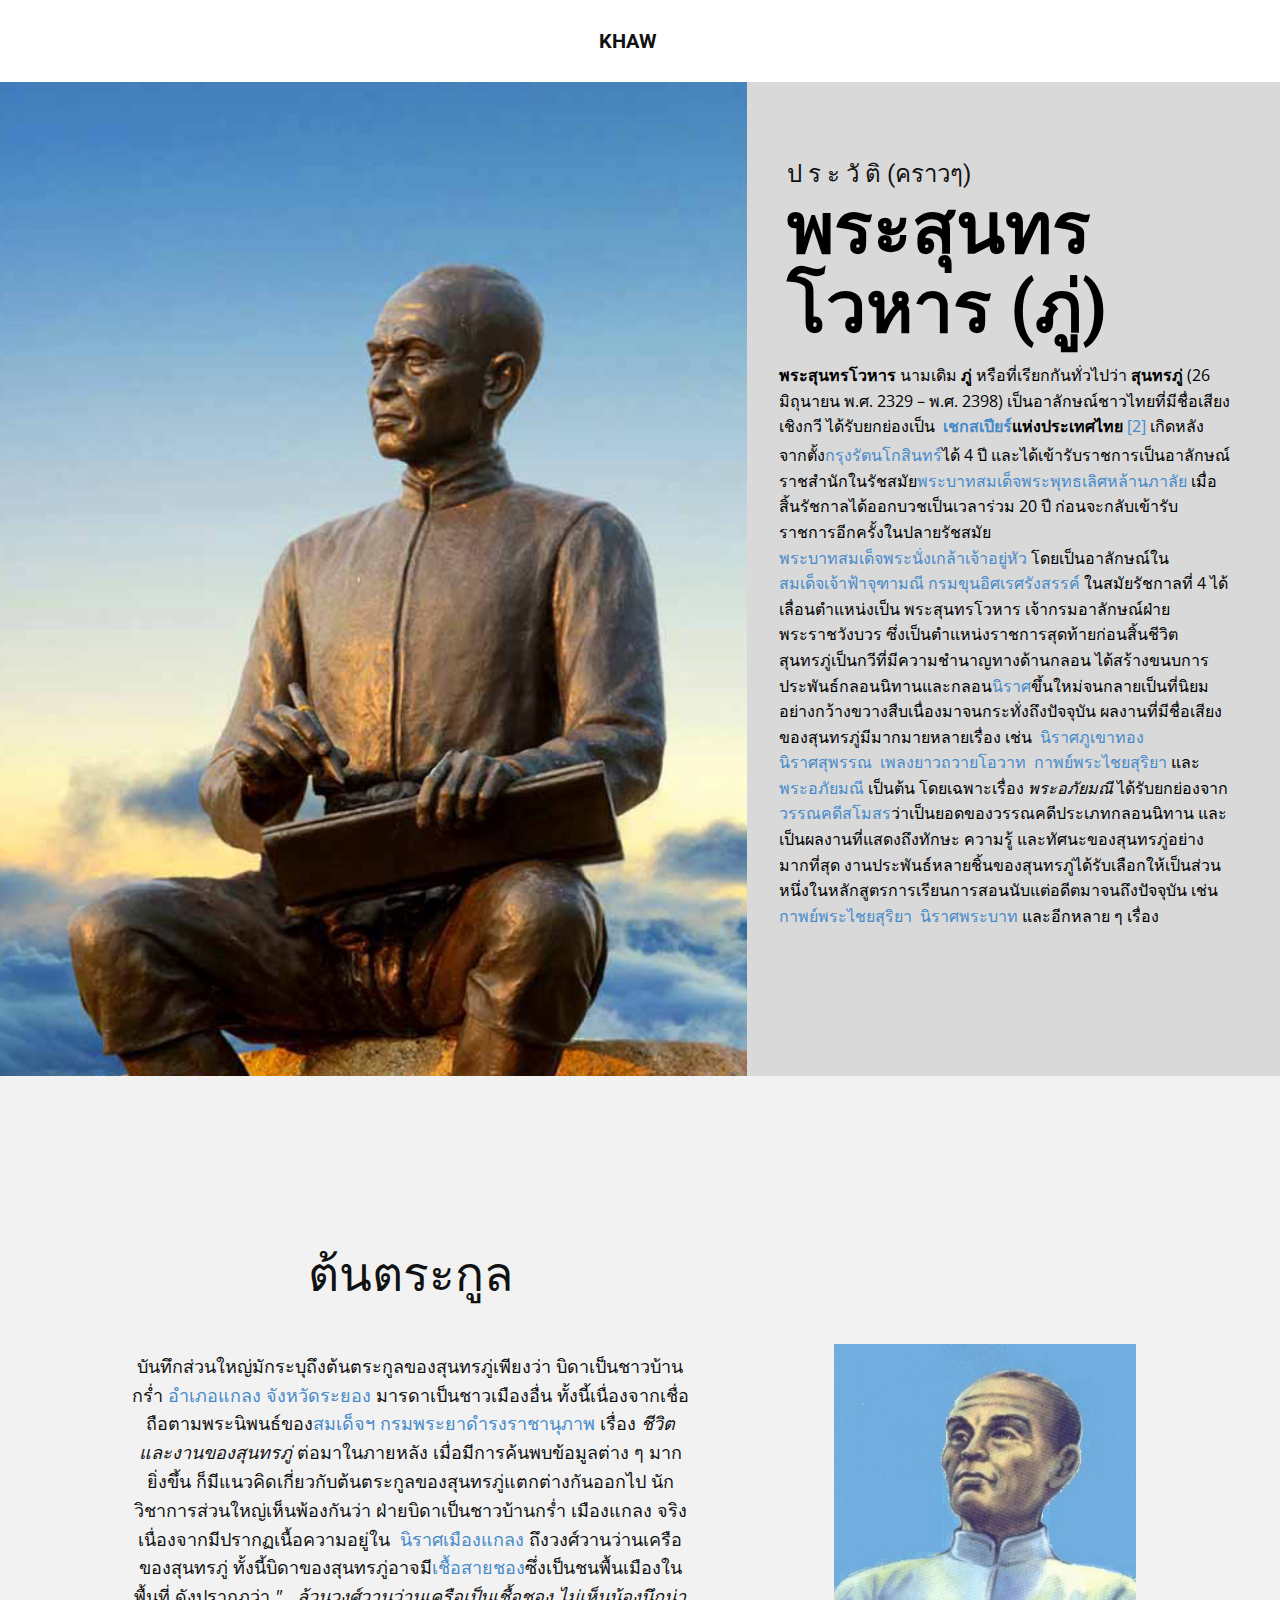
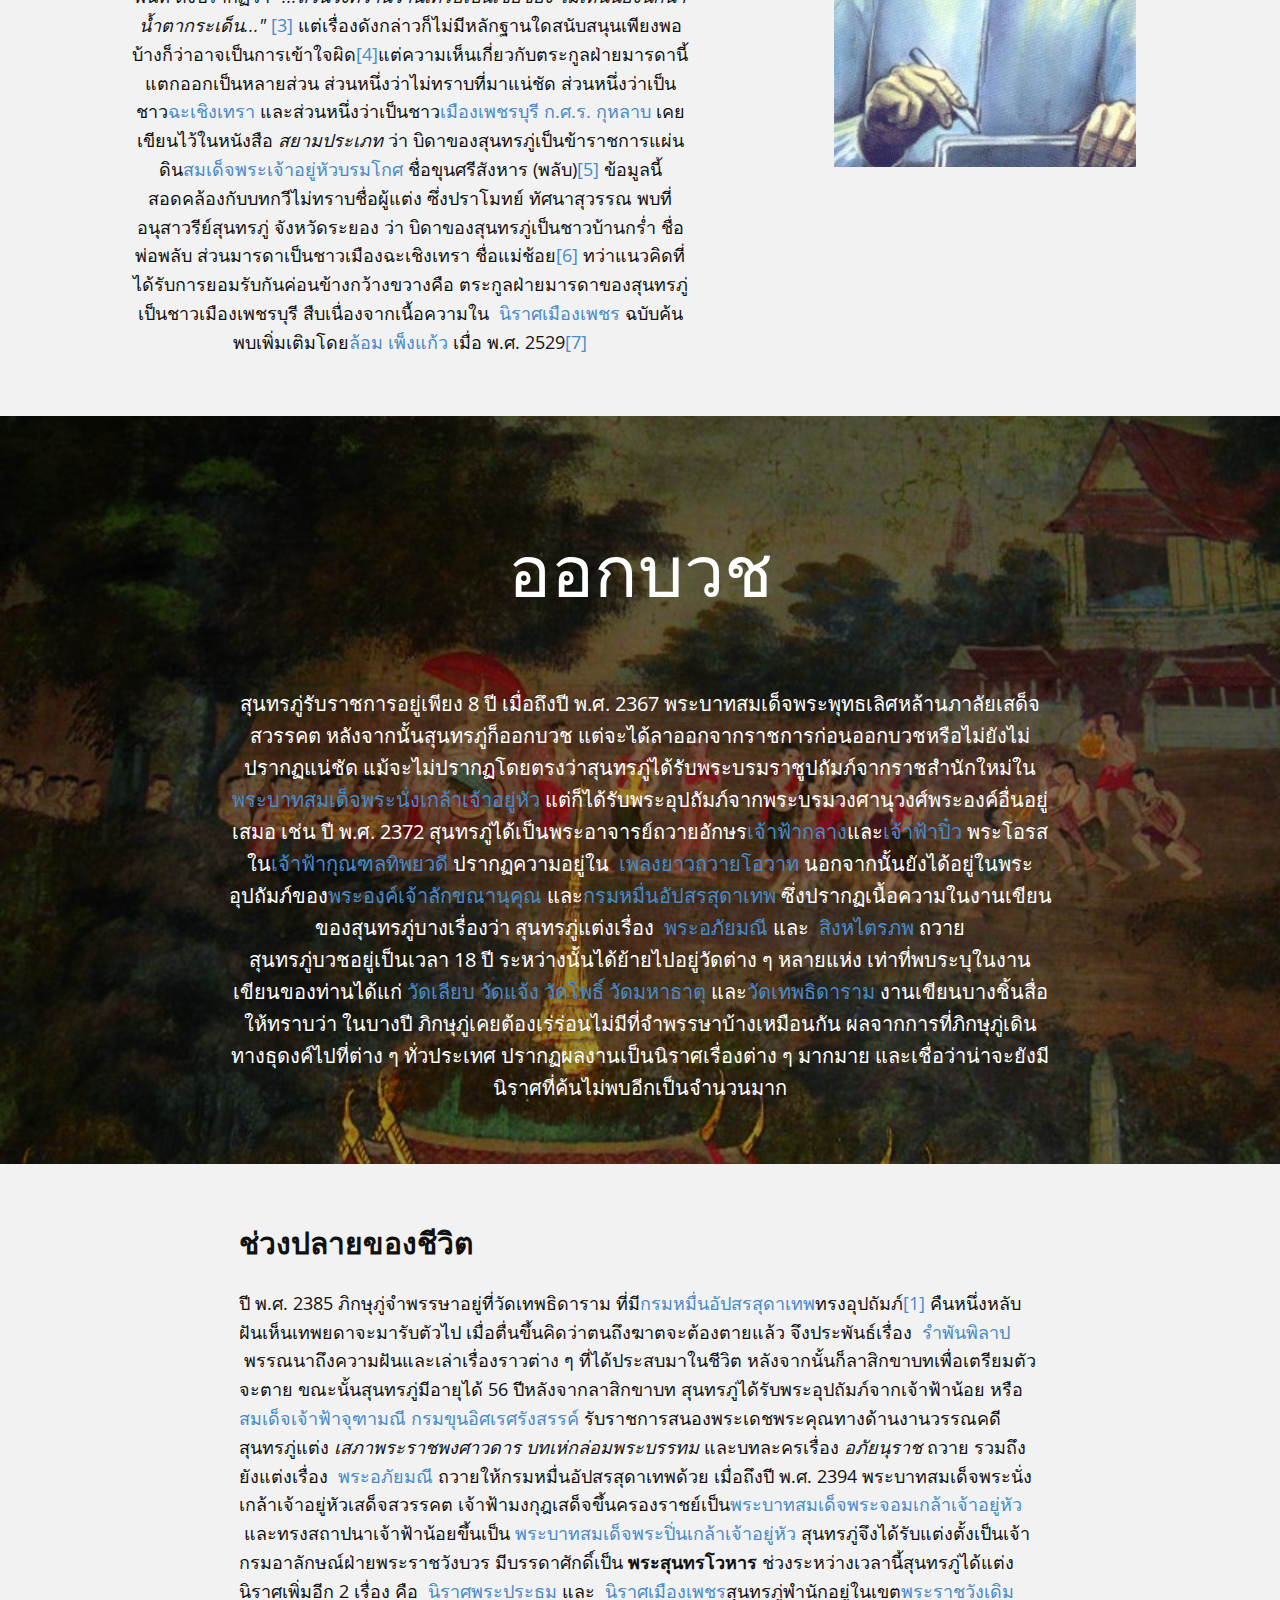
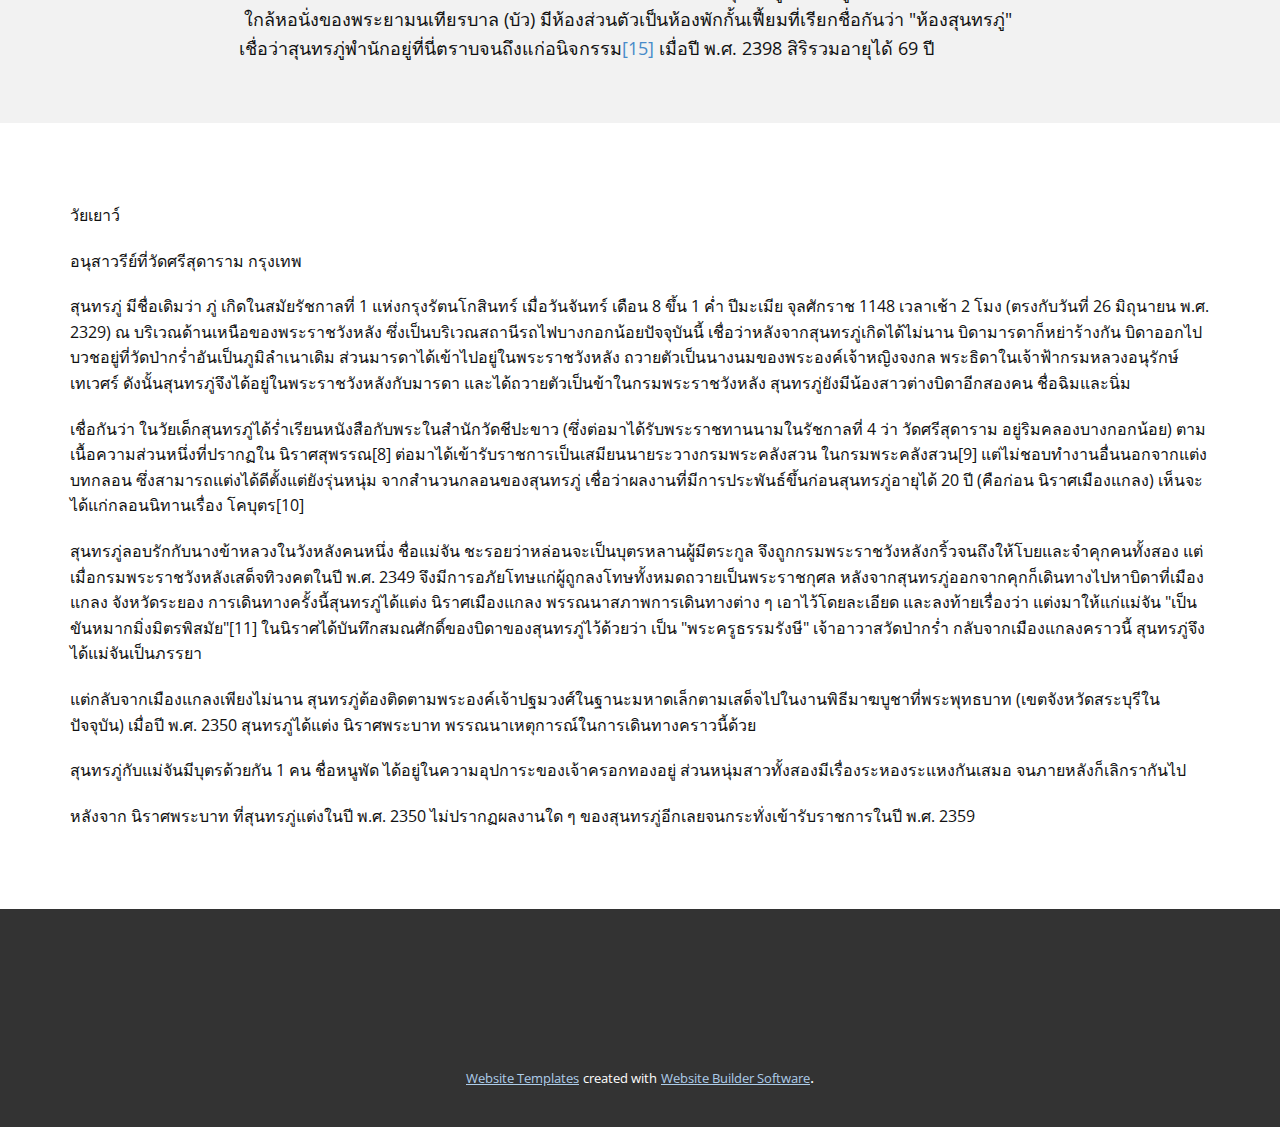
<file: Home.html>
<!DOCTYPE html>
<html style="font-size: 16px;" lang="en"><head>
    <meta name="viewport" content="width=device-width, initial-scale=1.0">
    <meta charset="utf-8">
    <meta name="keywords" content="​พระสุนทรโวหาร (ภู่), ​ต้นตระกูล, ​ออกบวช">
    <meta name="description" content="">
    <title>Home</title>
    <link rel="stylesheet" href="nicepage.css" media="screen">
<link rel="stylesheet" href="Home.css" media="screen">
    <script class="u-script" type="text/javascript" src="jquery.js" "="" defer=""></script>
    <script class="u-script" type="text/javascript" src="nicepage.js" "="" defer=""></script>
    <meta name="generator" content="Nicepage 4.15.8, nicepage.com">
    <link id="u-theme-google-font" rel="stylesheet" href="https://fonts.googleapis.com/css?family=Roboto:100,100i,300,300i,400,400i,500,500i,700,700i,900,900i|Open+Sans:300,300i,400,400i,500,500i,600,600i,700,700i,800,800i">
    <link id="u-page-google-font" rel="stylesheet" href="https://fonts.googleapis.com/css?family=Roboto:100,100i,300,300i,400,400i,500,500i,700,700i,900,900i">
    
    
    
    
    
    
    <script type="application/ld+json">{
		"@context": "http://schema.org",
		"@type": "Organization",
		"name": ""
}</script>
    <meta name="theme-color" content="#478ac9">
    <meta property="og:title" content="Home">
    <meta property="og:type" content="website">
  </head>
  <body class="u-body u-xl-mode" data-lang="en"><header class="u-clearfix u-header u-header" id="sec-3610"><div class="u-clearfix u-sheet u-valign-middle u-sheet-1">
        <p class="u-custom-font u-font-roboto u-text u-text-1">KHAW<span style="font-weight: 700;"></span>
        </p>
      </div></header>
    <section class="u-align-center u-clearfix u-image u-section-1" id="carousel_f238">
      <div class="u-clearfix u-expanded-width u-layout-wrap u-layout-wrap-1">
        <div class="u-layout">
          <div class="u-layout-row">
            <div class="u-align-center u-container-style u-image u-layout-cell u-left-cell u-size-35 u-image-1" data-image-width="1024" data-image-height="755">
              <div class="u-container-layout u-valign-middle u-container-layout-1"></div>
            </div>
            <div class="u-container-style u-grey-15 u-layout-cell u-size-25 u-layout-cell-2">
              <div class="u-container-layout u-container-layout-2">
                <h4 class="u-text u-text-1">ป ร ะ วั ติ (คราวๆ)</h4>
                <h1 class="u-text u-text-body-alt-color u-text-2">
                  <span class="u-text-black">พระสุนทรโวหาร (ภู่)</span>
                </h1>
                <p class="u-text u-text-black u-text-3"><b>พระสุนทรโวหาร</b>&nbsp;นามเดิม&nbsp;<b>ภู่</b>&nbsp;หรือที่เรียกกันทั่วไปว่า&nbsp;<b>สุนทรภู่</b>&nbsp;(26 มิถุนายน พ.ศ. 2329 – พ.ศ. 2398) เป็นอาลักษณ์ชาวไทยที่มีชื่อเสียงเชิงกวี ได้รับยกย่องเป็น&nbsp;<b>
                    <a href="https://th.wikipedia.org/wiki/%E0%B9%80%E0%B8%8A%E0%B8%81%E0%B8%AA%E0%B9%80%E0%B8%9B%E0%B8%B5%E0%B8%A2%E0%B8%A3%E0%B9%8C" class="mw-redirect u-active-none u-border-none u-btn u-button-style u-hover-none u-none u-text-palette-1-base u-btn-1" title="เชกสเปียร์">เชกสเปียร์</a>แห่งประเทศไทย</b>
                  <a href="https://th.wikipedia.org/wiki/%E0%B8%9E%E0%B8%A3%E0%B8%B0%E0%B8%AA%E0%B8%B8%E0%B8%99%E0%B8%97%E0%B8%A3%E0%B9%82%E0%B8%A7%E0%B8%AB%E0%B8%B2%E0%B8%A3_(%E0%B8%A0%E0%B8%B9%E0%B9%88)#cite_note-thingsasian-2" class="u-active-none u-border-none u-btn u-button-style u-hover-none u-none u-text-palette-1-base u-btn-2">[2]</a>&nbsp;เกิดหลังจากตั้ง<a href="https://th.wikipedia.org/wiki/%E0%B8%81%E0%B8%A3%E0%B8%B8%E0%B8%87%E0%B8%A3%E0%B8%B1%E0%B8%95%E0%B8%99%E0%B9%82%E0%B8%81%E0%B8%AA%E0%B8%B4%E0%B8%99%E0%B8%97%E0%B8%A3%E0%B9%8C" class="mw-redirect u-active-none u-border-none u-btn u-button-style u-hover-none u-none u-text-palette-1-base u-btn-3" title="กรุงรัตนโกสินทร์">กรุงรัตนโกสิ<span style="font-size: 1.125rem;"></span>นทร์
                  </a>ได้ 4 ปี และได้เข้ารับราชการเป็นอาลักษณ์ราชสำนักในรัชสมัย<a href="https://th.wikipedia.org/wiki/%E0%B8%9E%E0%B8%A3%E0%B8%B0%E0%B8%9A%E0%B8%B2%E0%B8%97%E0%B8%AA%E0%B8%A1%E0%B9%80%E0%B8%94%E0%B9%87%E0%B8%88%E0%B8%9E%E0%B8%A3%E0%B8%B0%E0%B8%9E%E0%B8%B8%E0%B8%97%E0%B8%98%E0%B9%80%E0%B8%A5%E0%B8%B4%E0%B8%A8%E0%B8%AB%E0%B8%A5%E0%B9%89%E0%B8%B2%E0%B8%99%E0%B8%A0%E0%B8%B2%E0%B8%A5%E0%B8%B1%E0%B8%A2" title="พระบาทสมเด็จพระพุทธเลิศหล้านภาลัย" class="u-active-none u-border-none u-btn u-button-style u-hover-none u-none u-text-palette-1-base u-btn-4">พระบาทสมเด็จพระพุทธเลิศหล้านภาลัย</a>&nbsp;เมื่อสิ้นรัชกาลได้ออกบวชเป็นเวลาร่วม 20 ปี ก่อนจะกลับเข้ารับราชการอีกครั้งในปลายรัชสมัย<a href="https://th.wikipedia.org/wiki/%E0%B8%9E%E0%B8%A3%E0%B8%B0%E0%B8%9A%E0%B8%B2%E0%B8%97%E0%B8%AA%E0%B8%A1%E0%B9%80%E0%B8%94%E0%B9%87%E0%B8%88%E0%B8%9E%E0%B8%A3%E0%B8%B0%E0%B8%99%E0%B8%B1%E0%B9%88%E0%B8%87%E0%B9%80%E0%B8%81%E0%B8%A5%E0%B9%89%E0%B8%B2%E0%B9%80%E0%B8%88%E0%B9%89%E0%B8%B2%E0%B8%AD%E0%B8%A2%E0%B8%B9%E0%B9%88%E0%B8%AB%E0%B8%B1%E0%B8%A7" title="พระบาทสมเด็จพระนั่งเกล้าเจ้าอยู่หัว" class="u-active-none u-border-none u-btn u-button-style u-hover-none u-none u-text-palette-1-base u-btn-5">พระบาทสมเด็จพระนั่งเกล้าเจ้าอยู่หัว</a>&nbsp;โดยเป็นอาลักษณ์ใน<a href="https://th.wikipedia.org/wiki/%E0%B8%9E%E0%B8%A3%E0%B8%B0%E0%B8%9A%E0%B8%B2%E0%B8%97%E0%B8%AA%E0%B8%A1%E0%B9%80%E0%B8%94%E0%B9%87%E0%B8%88%E0%B8%9E%E0%B8%A3%E0%B8%B0%E0%B8%9B%E0%B8%B4%E0%B9%88%E0%B8%99%E0%B9%80%E0%B8%81%E0%B8%A5%E0%B9%89%E0%B8%B2%E0%B9%80%E0%B8%88%E0%B9%89%E0%B8%B2%E0%B8%AD%E0%B8%A2%E0%B8%B9%E0%B9%88%E0%B8%AB%E0%B8%B1%E0%B8%A7" title="พระบาทสมเด็จพระปิ่นเกล้าเจ้าอยู่หัว" class="u-active-none u-border-none u-btn u-button-style u-hover-none u-none u-text-palette-1-base u-btn-6">สมเด็จเจ้าฟ้าจุฑามณี กรมขุนอิศเรศรังสรรค์</a>&nbsp;ในสมัยรัชกาลที่ 4 ได้เลื่อนตำแหน่งเป็น พระสุนทรโวหาร เจ้ากรมอาลักษณ์ฝ่ายพระราชวังบวร ซึ่งเป็นตำแหน่งราชการสุดท้ายก่อนสิ้นชีวิต<br>สุนทรภู่เป็นกวีที่มีความชำนาญทางด้านกลอน ได้สร้างขนบการประพันธ์กลอนนิทานและกลอน<a href="https://th.wikipedia.org/wiki/%E0%B8%99%E0%B8%B4%E0%B8%A3%E0%B8%B2%E0%B8%A8" title="นิราศ" class="u-active-none u-border-none u-btn u-button-style u-hover-none u-none u-text-palette-1-base u-btn-7">นิราศ</a>ขึ้นใหม่จนกลายเป็นที่นิยมอย่างกว้างขวางสืบเนื่องมาจนกระทั่งถึงปัจจุบัน ผลงานที่มีชื่อเสียงของสุนทรภู่มีมากมายหลายเรื่อง เช่น&nbsp;<i>
                    <a href="https://th.wikipedia.org/wiki/%E0%B8%99%E0%B8%B4%E0%B8%A3%E0%B8%B2%E0%B8%A8%E0%B8%A0%E0%B8%B9%E0%B9%80%E0%B8%82%E0%B8%B2%E0%B8%97%E0%B8%AD%E0%B8%87" title="นิราศภูเขาทอง" class="u-active-none u-border-none u-btn u-button-style u-hover-none u-none u-text-palette-1-base u-btn-8">นิราศภูเขาทอง</a></i>&nbsp;<i>
                    <a href="https://th.wikipedia.org/wiki/%E0%B8%99%E0%B8%B4%E0%B8%A3%E0%B8%B2%E0%B8%A8%E0%B8%AA%E0%B8%B8%E0%B8%9E%E0%B8%A3%E0%B8%A3%E0%B8%93" class="mw-disambig u-active-none u-border-none u-btn u-button-style u-hover-none u-none u-text-palette-1-base u-btn-9" title="นิราศสุพรรณ">นิราศสุพรรณ</a></i>&nbsp;<i>
                    <a href="https://th.wikipedia.org/wiki/%E0%B9%80%E0%B8%9E%E0%B8%A5%E0%B8%87%E0%B8%A2%E0%B8%B2%E0%B8%A7%E0%B8%96%E0%B8%A7%E0%B8%B2%E0%B8%A2%E0%B9%82%E0%B8%AD%E0%B8%A7%E0%B8%B2%E0%B8%97" title="เพลงยาวถวายโอวาท" class="u-active-none u-border-none u-btn u-button-style u-hover-none u-none u-text-palette-1-base u-btn-10">เพลงยาวถวายโอวาท</a></i>&nbsp;<i>
                    <a href="https://th.wikipedia.org/wiki/%E0%B8%81%E0%B8%B2%E0%B8%9E%E0%B8%A2%E0%B9%8C%E0%B8%9E%E0%B8%A3%E0%B8%B0%E0%B9%84%E0%B8%8A%E0%B8%A2%E0%B8%AA%E0%B8%B8%E0%B8%A3%E0%B8%B4%E0%B8%A2%E0%B8%B2" class="mw-redirect u-active-none u-border-none u-btn u-button-style u-hover-none u-none u-text-palette-1-base u-btn-11" title="กาพย์พระไชยสุริยา">กาพย์พระไชยสุริยา</a></i>&nbsp;และ&nbsp;<i>
                    <a href="https://th.wikipedia.org/wiki/%E0%B8%9E%E0%B8%A3%E0%B8%B0%E0%B8%AD%E0%B8%A0%E0%B8%B1%E0%B8%A2%E0%B8%A1%E0%B8%93%E0%B8%B5" title="พระอภัยมณี" class="u-active-none u-border-none u-btn u-button-style u-hover-none u-none u-text-palette-1-base u-btn-12">พระอภัยมณี</a></i>&nbsp;เป็นต้น โดยเฉพาะเรื่อง&nbsp;<i>พระอภัยมณี</i>&nbsp;ได้รับยกย่องจาก<a href="https://th.wikipedia.org/wiki/%E0%B8%A7%E0%B8%A3%E0%B8%A3%E0%B8%93%E0%B8%84%E0%B8%94%E0%B8%B5%E0%B8%AA%E0%B9%82%E0%B8%A1%E0%B8%AA%E0%B8%A3" title="วรรณคดีสโมสร" class="u-active-none u-border-none u-btn u-button-style u-hover-none u-none u-text-palette-1-base u-btn-13">วรรณคดีสโมสร</a>ว่าเป็นยอดของวรรณคดีประเภทกลอนนิทาน และเป็นผลงานที่แสดงถึงทักษะ ความรู้ และทัศนะของสุนทรภู่อย่างมากที่สุด งานประพันธ์หลายชิ้นของสุนทรภู่ได้รับเลือกให้เป็นส่วนหนึ่งในหลักสูตรการเรียนการสอนนับแต่อดีตมาจนถึงปัจจุบัน เช่น&nbsp;<i>
                    <a href="https://th.wikipedia.org/wiki/%E0%B8%81%E0%B8%B2%E0%B8%9E%E0%B8%A2%E0%B9%8C%E0%B8%9E%E0%B8%A3%E0%B8%B0%E0%B9%84%E0%B8%8A%E0%B8%A2%E0%B8%AA%E0%B8%B8%E0%B8%A3%E0%B8%B4%E0%B8%A2%E0%B8%B2" class="mw-redirect u-active-none u-border-none u-btn u-button-style u-hover-none u-none u-text-palette-1-base u-btn-14" title="กาพย์พระไชยสุริยา">กาพย์พระไชยสุริยา</a></i>&nbsp;<i>
                    <a href="https://th.wikipedia.org/wiki/%E0%B8%99%E0%B8%B4%E0%B8%A3%E0%B8%B2%E0%B8%A8%E0%B8%9E%E0%B8%A3%E0%B8%B0%E0%B8%9A%E0%B8%B2%E0%B8%97" title="นิราศพระบาท" class="u-active-none u-border-none u-btn u-button-style u-hover-none u-none u-text-palette-1-base u-btn-15">นิราศพระบาท</a></i>&nbsp;และอีกหลาย ๆ เรื่อง<br>
                </p>
              </div>
            </div>
          </div>
        </div>
      </div>
    </section>
    <section class="u-clearfix u-grey-5 u-section-2" id="sec-8512">
      <div class="u-clearfix u-sheet u-sheet-1">
        <div class="u-clearfix u-expanded-width u-gutter-10 u-layout-wrap u-layout-wrap-1">
          <div class="u-layout" style="">
            <div class="u-layout-row" style="">
              <div class="u-container-style u-layout-cell u-left-cell u-size-36 u-size-xs-60 u-layout-cell-1" src="">
                <div class="u-container-layout u-container-layout-1">
                  <h2 class="u-align-center u-text u-text-default u-text-1"> ต้นตระกูล</h2>
                  <p class="u-align-center u-text u-text-2"> บันทึกส่วนใหญ่มักระบุถึงต้นตระกูลของสุนทรภู่เพียงว่า บิดาเป็นชาวบ้านกร่ำ&nbsp;<a href="https://th.wikipedia.org/wiki/%E0%B8%AD%E0%B8%B3%E0%B9%80%E0%B8%A0%E0%B8%AD%E0%B9%81%E0%B8%81%E0%B8%A5%E0%B8%87" title="อำเภอแกลง" class="u-active-none u-border-none u-btn u-button-style u-hover-none u-none u-text-palette-1-base u-btn-1">อำเภอแกลง</a>&nbsp;<a href="https://th.wikipedia.org/wiki/%E0%B8%88%E0%B8%B1%E0%B8%87%E0%B8%AB%E0%B8%A7%E0%B8%B1%E0%B8%94%E0%B8%A3%E0%B8%B0%E0%B8%A2%E0%B8%AD%E0%B8%87" title="จังหวัดระยอง" class="u-active-none u-border-none u-btn u-button-style u-hover-none u-none u-text-palette-1-base u-btn-2">จังหวัดระยอง</a>&nbsp;มารดาเป็นชาวเมืองอื่น ทั้งนี้เนื่องจากเชื่อถือตามพระนิพนธ์ของ<a href="https://th.wikipedia.org/wiki/%E0%B8%AA%E0%B8%A1%E0%B9%80%E0%B8%94%E0%B9%87%E0%B8%88%E0%B8%AF_%E0%B8%81%E0%B8%A3%E0%B8%A1%E0%B8%9E%E0%B8%A3%E0%B8%B0%E0%B8%A2%E0%B8%B2%E0%B8%94%E0%B8%B3%E0%B8%A3%E0%B8%87%E0%B8%A3%E0%B8%B2%E0%B8%8A%E0%B8%B2%E0%B8%99%E0%B8%B8%E0%B8%A0%E0%B8%B2%E0%B8%9E" class="mw-redirect u-active-none u-border-none u-btn u-button-style u-hover-none u-none u-text-palette-1-base u-btn-3" title="สมเด็จฯ กรมพระยาดำรงราชานุภาพ">สมเด็จฯ กรมพระยาดำรงราชานุภาพ</a>&nbsp;เรื่อง&nbsp;<i>ชีวิตและงานของสุนทรภู่</i>&nbsp;ต่อมาในภายหลัง เมื่อมีการค้นพบข้อมูลต่าง ๆ มากยิ่งขึ้น ก็มีแนวคิดเกี่ยวกับต้นตระกูลของสุนทรภู่แตกต่างกันออกไป นักวิชาการส่วนใหญ่เห็นพ้องกันว่า ฝ่ายบิดาเป็นชาวบ้านกร่ำ เมืองแกลง จริง เนื่องจากมีปรากฏเนื้อความอยู่ใน&nbsp;<i>
                      <a href="https://th.wikipedia.org/wiki/%E0%B8%99%E0%B8%B4%E0%B8%A3%E0%B8%B2%E0%B8%A8%E0%B9%80%E0%B8%A1%E0%B8%B7%E0%B8%AD%E0%B8%87%E0%B9%81%E0%B8%81%E0%B8%A5%E0%B8%87" title="นิราศเมืองแกลง" class="u-active-none u-border-none u-btn u-button-style u-hover-none u-none u-text-palette-1-base u-btn-4">นิราศเมืองแกลง</a></i>&nbsp;ถึงวงศ์วานว่านเครือของสุนทรภู่ ทั้งนี้บิดาของสุนทรภู่อาจมี<a href="https://th.wikipedia.org/wiki/%E0%B8%8A%E0%B8%AD%E0%B8%87" title="ชอง" class="u-active-none u-border-none u-btn u-button-style u-hover-none u-none u-text-palette-1-base u-btn-5">เชื้อสายชอง</a>ซึ่งเป็นชนพื้นเมืองในพื้นที่ ดังปรากฏว่า&nbsp;<i>"...ล้วนวงศ์วานว่านเครือเป็นเชื้อชอง ไม่เห็นน้องนึกน่าน้ำตากระเด็น..."</i>
                    <a href="https://th.wikipedia.org/wiki/%E0%B8%9E%E0%B8%A3%E0%B8%B0%E0%B8%AA%E0%B8%B8%E0%B8%99%E0%B8%97%E0%B8%A3%E0%B9%82%E0%B8%A7%E0%B8%AB%E0%B8%B2%E0%B8%A3_(%E0%B8%A0%E0%B8%B9%E0%B9%88)#cite_note-3" class="u-active-none u-border-none u-btn u-button-style u-hover-none u-none u-text-palette-1-base u-btn-6">[3]</a>&nbsp;แต่เรื่องดังกล่าวก็ไม่มีหลักฐานใดสนับสนุนเพียงพอ บ้างก็ว่าอาจเป็นการเข้าใจผิด<a href="https://th.wikipedia.org/wiki/%E0%B8%9E%E0%B8%A3%E0%B8%B0%E0%B8%AA%E0%B8%B8%E0%B8%99%E0%B8%97%E0%B8%A3%E0%B9%82%E0%B8%A7%E0%B8%AB%E0%B8%B2%E0%B8%A3_(%E0%B8%A0%E0%B8%B9%E0%B9%88)#cite_note-4" class="u-active-none u-border-none u-btn u-button-style u-hover-none u-none u-text-palette-1-base u-btn-7">[4]</a>แต่ความเห็นเกี่ยวกับตระกูลฝ่ายมารดานี้แตกออกเป็นหลายส่วน ส่วนหนึ่งว่าไม่ทราบที่มาแน่ชัด ส่วนหนึ่งว่าเป็นชาว<a href="https://th.wikipedia.org/wiki/%E0%B8%89%E0%B8%B0%E0%B9%80%E0%B8%8A%E0%B8%B4%E0%B8%87%E0%B9%80%E0%B8%97%E0%B8%A3%E0%B8%B2" class="mw-redirect u-active-none u-border-none u-btn u-button-style u-hover-none u-none u-text-palette-1-base u-btn-8" title="ฉะเชิงเทรา">ฉะเชิงเทรา</a>&nbsp;และส่วนหนึ่งว่าเป็นชาว<a href="https://th.wikipedia.org/wiki/%E0%B9%80%E0%B8%9E%E0%B8%8A%E0%B8%A3%E0%B8%9A%E0%B8%B8%E0%B8%A3%E0%B8%B5" class="mw-redirect u-active-none u-border-none u-btn u-button-style u-hover-none u-none u-text-palette-1-base u-btn-9" title="เพชรบุรี">เมืองเพชรบุรี</a>&nbsp;<a href="https://th.wikipedia.org/wiki/%E0%B8%81.%E0%B8%A8.%E0%B8%A3._%E0%B8%81%E0%B8%B8%E0%B8%AB%E0%B8%A5%E0%B8%B2%E0%B8%9A" title="ก.ศ.ร. กุหลาบ" class="u-active-none u-border-none u-btn u-button-style u-hover-none u-none u-text-palette-1-base u-btn-10">ก.ศ.ร. กุหลาบ</a>&nbsp;เคยเขียนไว้ในหนังสือ&nbsp;<i>สยามประเภท</i>&nbsp;ว่า บิดาของสุนทรภู่เป็นข้าราชการแผ่นดิน<a href="https://th.wikipedia.org/wiki/%E0%B8%AA%E0%B8%A1%E0%B9%80%E0%B8%94%E0%B9%87%E0%B8%88%E0%B8%9E%E0%B8%A3%E0%B8%B0%E0%B9%80%E0%B8%88%E0%B9%89%E0%B8%B2%E0%B8%AD%E0%B8%A2%E0%B8%B9%E0%B9%88%E0%B8%AB%E0%B8%B1%E0%B8%A7%E0%B8%9A%E0%B8%A3%E0%B8%A1%E0%B9%82%E0%B8%81%E0%B8%A8" title="สมเด็จพระเจ้าอยู่หัวบรมโกศ" class="u-active-none u-border-none u-btn u-button-style u-hover-none u-none u-text-palette-1-base u-btn-11">สมเด็จพระเจ้าอยู่หัวบรมโกศ</a>&nbsp;ชื่อขุนศรีสังหาร (พลับ)<a href="https://th.wikipedia.org/wiki/%E0%B8%9E%E0%B8%A3%E0%B8%B0%E0%B8%AA%E0%B8%B8%E0%B8%99%E0%B8%97%E0%B8%A3%E0%B9%82%E0%B8%A7%E0%B8%AB%E0%B8%B2%E0%B8%A3_(%E0%B8%A0%E0%B8%B9%E0%B9%88)#cite_note-pluang-5" class="u-active-none u-border-none u-btn u-button-style u-hover-none u-none u-text-palette-1-base u-btn-12">[5]</a>&nbsp;ข้อมูลนี้สอดคล้องกับบทกวีไม่ทราบชื่อผู้แต่ง ซึ่งปราโมทย์ ทัศนาสุวรรณ พบที่อนุสาวรีย์สุนทรภู่ จังหวัดระยอง ว่า บิดาของสุนทรภู่เป็นชาวบ้านกร่ำ ชื่อพ่อพลับ ส่วนมารดาเป็นชาวเมืองฉะเชิงเทรา ชื่อแม่ช้อย<a href="https://th.wikipedia.org/wiki/%E0%B8%9E%E0%B8%A3%E0%B8%B0%E0%B8%AA%E0%B8%B8%E0%B8%99%E0%B8%97%E0%B8%A3%E0%B9%82%E0%B8%A7%E0%B8%AB%E0%B8%B2%E0%B8%A3_(%E0%B8%A0%E0%B8%B9%E0%B9%88)#cite_note-pramote-6" class="u-active-none u-border-none u-btn u-button-style u-hover-none u-none u-text-palette-1-base u-btn-13">[6]</a>&nbsp;ทว่าแนวคิดที่ได้รับการยอมรับกันค่อนข้างกว้างขวางคือ ตระกูลฝ่ายมารดาของสุนทรภู่เป็นชาวเมืองเพชรบุรี สืบเนื่องจากเนื้อความใน&nbsp;<i>
                      <a href="https://th.wikipedia.org/wiki/%E0%B8%99%E0%B8%B4%E0%B8%A3%E0%B8%B2%E0%B8%A8%E0%B9%80%E0%B8%A1%E0%B8%B7%E0%B8%AD%E0%B8%87%E0%B9%80%E0%B8%9E%E0%B8%8A%E0%B8%A3" title="นิราศเมืองเพชร" class="u-active-none u-border-none u-btn u-button-style u-hover-none u-none u-text-palette-1-base u-btn-14">นิราศเมืองเพชร</a></i>&nbsp;ฉบับค้นพบเพิ่มเติมโดย<a href="https://th.wikipedia.org/wiki/%E0%B8%A5%E0%B9%89%E0%B8%AD%E0%B8%A1_%E0%B9%80%E0%B8%9E%E0%B9%87%E0%B8%87%E0%B9%81%E0%B8%81%E0%B9%89%E0%B8%A7" title="ล้อม เพ็งแก้ว" class="u-active-none u-border-none u-btn u-button-style u-hover-none u-none u-text-palette-1-base u-btn-15">ล้อม เพ็งแก้ว</a>&nbsp;เมื่อ พ.ศ. 2529<a href="https://th.wikipedia.org/wiki/%E0%B8%9E%E0%B8%A3%E0%B8%B0%E0%B8%AA%E0%B8%B8%E0%B8%99%E0%B8%97%E0%B8%A3%E0%B9%82%E0%B8%A7%E0%B8%AB%E0%B8%B2%E0%B8%A3_(%E0%B8%A0%E0%B8%B9%E0%B9%88)#cite_note-7" class="u-active-none u-border-none u-btn u-button-style u-hover-none u-none u-text-palette-1-base u-btn-16">[7]</a>
                  </p>
                </div>
              </div>
              <div class="u-align-center u-container-style u-layout-cell u-right-cell u-size-24 u-size-xs-60 u-layout-cell-2" src="">
                <div class="u-container-layout u-container-layout-2" src="">
                  <img class="u-image u-image-1" src="images/aHR0cHM6Ly9zLmlzYW5vb2suY29tL2d1LzAvdWkvMC80MDI5LzV0eXRyaHlyLmpwZw.jpg" data-image-width="960" data-image-height="892">
                </div>
              </div>
            </div>
          </div>
        </div>
      </div>
    </section>
    <section class="u-align-center u-clearfix u-image u-shading u-section-3" src="" data-image-width="800" data-image-height="543" id="sec-fb9c">
      <div class="u-clearfix u-sheet u-sheet-1">
        <h1 class="u-text u-title u-text-1"> ออกบวช</h1>
        <p class="u-large-text u-text u-text-variant u-text-2"> สุนทรภู่รับราชการอยู่เพียง 8 ปี เมื่อถึงปี พ.ศ. 2367 พระบาทสมเด็จพระพุทธเลิศหล้านภาลัยเสด็จสวรรคต หลังจากนั้นสุนทรภู่ก็ออกบวช แต่จะได้ลาออกจากราชการก่อนออกบวชหรือไม่ยังไม่ปรากฏแน่ชัด แม้จะไม่ปรากฏโดยตรงว่าสุนทรภู่ได้รับพระบรมราชูปถัมภ์จากราชสำนักใหม่ใน<a href="https://th.wikipedia.org/wiki/%E0%B8%9E%E0%B8%A3%E0%B8%B0%E0%B8%9A%E0%B8%B2%E0%B8%97%E0%B8%AA%E0%B8%A1%E0%B9%80%E0%B8%94%E0%B9%87%E0%B8%88%E0%B8%9E%E0%B8%A3%E0%B8%B0%E0%B8%99%E0%B8%B1%E0%B9%88%E0%B8%87%E0%B9%80%E0%B8%81%E0%B8%A5%E0%B9%89%E0%B8%B2%E0%B9%80%E0%B8%88%E0%B9%89%E0%B8%B2%E0%B8%AD%E0%B8%A2%E0%B8%B9%E0%B9%88%E0%B8%AB%E0%B8%B1%E0%B8%A7" title="พระบาทสมเด็จพระนั่งเกล้าเจ้าอยู่หัว" class="u-active-none u-border-none u-btn u-button-style u-hover-none u-none u-text-palette-1-base u-btn-1">พระบาทสมเด็จพระนั่งเกล้าเจ้าอยู่หัว</a>&nbsp;แต่ก็ได้รับพระอุปถัมภ์จากพระบรมวงศานุวงศ์พระองค์อื่นอยู่เสมอ เช่น ปี พ.ศ. 2372 สุนทรภู่ได้เป็นพระอาจารย์ถวายอักษร<a href="https://th.wikipedia.org/wiki/%E0%B9%80%E0%B8%88%E0%B9%89%E0%B8%B2%E0%B8%9F%E0%B9%89%E0%B8%B2%E0%B8%81%E0%B8%A5%E0%B8%B2%E0%B8%87" class="mw-redirect u-active-none u-border-none u-btn u-button-style u-hover-none u-none u-text-palette-1-base u-btn-2" title="เจ้าฟ้ากลาง">เจ้าฟ้ากลาง</a>และ<a href="https://th.wikipedia.org/wiki/%E0%B9%80%E0%B8%88%E0%B9%89%E0%B8%B2%E0%B8%9F%E0%B9%89%E0%B8%B2%E0%B8%9B%E0%B8%B4%E0%B9%8B%E0%B8%A7" class="mw-redirect u-active-none u-border-none u-btn u-button-style u-hover-none u-none u-text-palette-1-base u-btn-3" title="เจ้าฟ้าปิ๋ว">เจ้าฟ้าปิ๋ว</a>&nbsp;พระโอรสใน<a href="https://th.wikipedia.org/wiki/%E0%B9%80%E0%B8%88%E0%B9%89%E0%B8%B2%E0%B8%9F%E0%B9%89%E0%B8%B2%E0%B8%81%E0%B8%B8%E0%B8%93%E0%B8%91%E0%B8%A5%E0%B8%97%E0%B8%B4%E0%B8%9E%E0%B8%A2%E0%B8%A7%E0%B8%94%E0%B8%B5" class="mw-redirect u-active-none u-border-none u-btn u-button-style u-hover-none u-none u-text-palette-1-base u-btn-4" title="เจ้าฟ้ากุณฑลทิพยวดี">เจ้าฟ้ากุณฑลทิพยวดี</a>&nbsp;ปรากฏความอยู่ใน&nbsp;<i>
            <a href="https://th.wikipedia.org/wiki/%E0%B9%80%E0%B8%9E%E0%B8%A5%E0%B8%87%E0%B8%A2%E0%B8%B2%E0%B8%A7%E0%B8%96%E0%B8%A7%E0%B8%B2%E0%B8%A2%E0%B9%82%E0%B8%AD%E0%B8%A7%E0%B8%B2%E0%B8%97" title="เพลงยาวถวายโอวาท" class="u-active-none u-border-none u-btn u-button-style u-hover-none u-none u-text-palette-1-base u-btn-5">เพลงยาวถวายโอวาท</a></i>&nbsp;นอกจากนั้นยังได้อยู่ในพระอุปถัมภ์ของ<a href="https://th.wikipedia.org/wiki/%E0%B8%9E%E0%B8%A3%E0%B8%B0%E0%B8%AD%E0%B8%87%E0%B8%84%E0%B9%8C%E0%B9%80%E0%B8%88%E0%B9%89%E0%B8%B2%E0%B8%A5%E0%B8%B1%E0%B8%81%E0%B8%82%E0%B8%93%E0%B8%B2%E0%B8%99%E0%B8%B8%E0%B8%84%E0%B8%B8%E0%B8%93" class="mw-redirect u-active-none u-border-none u-btn u-button-style u-hover-none u-none u-text-palette-1-base u-btn-6" title="พระองค์เจ้าลักขณานุคุณ">พระองค์เจ้าลักขณานุคุณ</a>&nbsp;และ<a href="https://th.wikipedia.org/wiki/%E0%B8%81%E0%B8%A3%E0%B8%A1%E0%B8%AB%E0%B8%A1%E0%B8%B7%E0%B9%88%E0%B8%99%E0%B8%AD%E0%B8%B1%E0%B8%9B%E0%B8%AA%E0%B8%A3%E0%B8%AA%E0%B8%B8%E0%B8%94%E0%B8%B2%E0%B9%80%E0%B8%97%E0%B8%9E" class="mw-redirect u-active-none u-border-none u-btn u-button-style u-hover-none u-none u-text-palette-1-base u-btn-7" title="กรมหมื่นอัปสรสุดาเทพ">กรมหมื่นอัปสรสุดาเทพ</a>&nbsp;ซึ่งปรากฏเนื้อความในงานเขียนของสุนทรภู่บางเรื่องว่า สุนทรภู่แต่งเรื่อง&nbsp;<i>
            <a href="https://th.wikipedia.org/wiki/%E0%B8%9E%E0%B8%A3%E0%B8%B0%E0%B8%AD%E0%B8%A0%E0%B8%B1%E0%B8%A2%E0%B8%A1%E0%B8%93%E0%B8%B5" title="พระอภัยมณี" class="u-active-none u-border-none u-btn u-button-style u-hover-none u-none u-text-palette-1-base u-btn-8">พระอภัยมณี</a></i>&nbsp;และ&nbsp;<i>
            <a href="https://th.wikipedia.org/wiki/%E0%B8%AA%E0%B8%B4%E0%B8%87%E0%B8%AB%E0%B9%84%E0%B8%95%E0%B8%A3%E0%B8%A0%E0%B8%9E" title="สิงหไตรภพ" class="u-active-none u-border-none u-btn u-button-style u-hover-none u-none u-text-palette-1-base u-btn-9">สิงหไตรภพ</a></i>&nbsp;ถวาย<br>สุนทรภู่บวชอยู่เป็นเวลา 18 ปี ระหว่างนั้นได้ย้ายไปอยู่วัดต่าง ๆ หลายแห่ง เท่าที่พบระบุในงานเขียนของท่านได้แก่&nbsp;<a href="https://th.wikipedia.org/wiki/%E0%B8%A7%E0%B8%B1%E0%B8%94%E0%B9%80%E0%B8%A5%E0%B8%B5%E0%B8%A2%E0%B8%9A" class="mw-disambig u-active-none u-border-none u-btn u-button-style u-hover-none u-none u-text-palette-1-base u-btn-10" title="วัดเลียบ">วัดเลียบ</a>&nbsp;<a href="https://th.wikipedia.org/wiki/%E0%B8%A7%E0%B8%B1%E0%B8%94%E0%B9%81%E0%B8%88%E0%B9%89%E0%B8%87" class="mw-disambig u-active-none u-border-none u-btn u-button-style u-hover-none u-none u-text-palette-1-base u-btn-11" title="วัดแจ้ง">วัดแจ้ง</a>&nbsp;<a href="https://th.wikipedia.org/wiki/%E0%B8%A7%E0%B8%B1%E0%B8%94%E0%B9%82%E0%B8%9E%E0%B8%98%E0%B8%B4%E0%B9%8C" class="mw-disambig u-active-none u-border-none u-btn u-button-style u-hover-none u-none u-text-palette-1-base u-btn-12" title="วัดโพธิ์">วัดโพธิ์</a>&nbsp;<a href="https://th.wikipedia.org/wiki/%E0%B8%A7%E0%B8%B1%E0%B8%94%E0%B8%A1%E0%B8%AB%E0%B8%B2%E0%B8%98%E0%B8%B2%E0%B8%95%E0%B8%B8" class="mw-disambig u-active-none u-border-none u-btn u-button-style u-hover-none u-none u-text-palette-1-base u-btn-13" title="วัดมหาธาตุ">วัดมหาธาตุ</a>&nbsp;และ<a href="https://th.wikipedia.org/wiki/%E0%B8%A7%E0%B8%B1%E0%B8%94%E0%B9%80%E0%B8%97%E0%B8%9E%E0%B8%98%E0%B8%B4%E0%B8%94%E0%B8%B2%E0%B8%A3%E0%B8%B2%E0%B8%A1" class="mw-redirect u-active-none u-border-none u-btn u-button-style u-hover-none u-none u-text-palette-1-base u-btn-14" title="วัดเทพธิดาราม">วัดเทพธิดาราม</a>&nbsp;งานเขียนบางชิ้นสื่อให้ทราบว่า ในบางปี ภิกษุภู่เคยต้องเร่ร่อนไม่มีที่จำพรรษาบ้างเหมือนกัน ผลจากการที่ภิกษุภู่เดินทางธุดงค์ไปที่ต่าง ๆ ทั่วประเทศ ปรากฏผลงานเป็นนิราศเรื่องต่าง ๆ มากมาย และเชื่อว่าน่าจะยังมีนิราศที่ค้นไม่พบอีกเป็นจำนวนมาก<br>
        </p>
      </div>
    </section>
    <section class="u-clearfix u-grey-5 u-section-4" id="sec-88b8">
      <div class="u-clearfix u-sheet u-sheet-1">
        <h3 class="u-text u-text-1"> ช่วงปลายของชีวิต</h3>
        <p class="u-text u-text-2"> ปี พ.ศ. 2385 ภิกษุภู่จำพรรษาอยู่ที่วัดเทพธิดาราม ที่มี<a href="https://th.wikipedia.org/wiki/%E0%B8%9E%E0%B8%A3%E0%B8%B0%E0%B9%80%E0%B8%88%E0%B9%89%E0%B8%B2%E0%B8%9A%E0%B8%A3%E0%B8%A1%E0%B8%A7%E0%B8%87%E0%B8%A8%E0%B9%8C%E0%B9%80%E0%B8%98%E0%B8%AD_%E0%B8%9E%E0%B8%A3%E0%B8%B0%E0%B8%AD%E0%B8%87%E0%B8%84%E0%B9%8C%E0%B9%80%E0%B8%88%E0%B9%89%E0%B8%B2%E0%B8%A7%E0%B8%B4%E0%B8%A5%E0%B8%B2%E0%B8%AA_%E0%B8%81%E0%B8%A3%E0%B8%A1%E0%B8%AB%E0%B8%A1%E0%B8%B7%E0%B9%88%E0%B8%99%E0%B8%AD%E0%B8%B1%E0%B8%9B%E0%B8%AA%E0%B8%A3%E0%B8%AA%E0%B8%B8%E0%B8%94%E0%B8%B2%E0%B9%80%E0%B8%97%E0%B8%9E" class="mw-redirect u-active-none u-border-none u-btn u-button-style u-hover-none u-none u-text-palette-1-base u-btn-1" title="พระเจ้าบรมวงศ์เธอ พระองค์เจ้าวิลาส กรมหมื่นอัปสรสุดาเทพ">กรมหมื่นอัปสรสุดาเทพ</a>ทรงอุปถัมภ์<a href="https://th.wikipedia.org/wiki/%E0%B8%9E%E0%B8%A3%E0%B8%B0%E0%B8%AA%E0%B8%B8%E0%B8%99%E0%B8%97%E0%B8%A3%E0%B9%82%E0%B8%A7%E0%B8%AB%E0%B8%B2%E0%B8%A3_(%E0%B8%A0%E0%B8%B9%E0%B9%88)#cite_note-%E0%B8%A1%E0%B8%95%E0%B8%B4%E0%B8%8A%E0%B8%99-1" class="u-active-none u-border-none u-btn u-button-style u-hover-none u-none u-text-palette-1-base u-btn-2">[1]</a>&nbsp;คืนหนึ่งหลับฝันเห็นเทพยดาจะมารับตัวไป เมื่อตื่นขึ้นคิดว่าตนถึงฆาตจะต้องตายแล้ว จึงประพันธ์เรื่อง&nbsp;<i>
            <a href="https://th.wikipedia.org/wiki/%E0%B8%A3%E0%B8%B3%E0%B8%9E%E0%B8%B1%E0%B8%99%E0%B8%9E%E0%B8%B4%E0%B8%A5%E0%B8%B2%E0%B8%9B" title="รำพันพิลาป" class="u-active-none u-border-none u-btn u-button-style u-hover-none u-none u-text-palette-1-base u-btn-3">รำพันพิลาป</a></i>&nbsp;พรรณนาถึงความฝันและเล่าเรื่องราวต่าง ๆ ที่ได้ประสบมาในชีวิต หลังจากนั้นก็ลาสิกขาบทเพื่อเตรียมตัวจะตาย ขณะนั้นสุนทรภู่มีอายุได้ 56 ปีหลังจากลาสิกขาบท สุนทรภู่ได้รับพระอุปถัมภ์จากเจ้าฟ้าน้อย หรือ<a href="https://th.wikipedia.org/wiki/%E0%B8%AA%E0%B8%A1%E0%B9%80%E0%B8%94%E0%B9%87%E0%B8%88%E0%B9%80%E0%B8%88%E0%B9%89%E0%B8%B2%E0%B8%9F%E0%B9%89%E0%B8%B2%E0%B8%88%E0%B8%B8%E0%B8%91%E0%B8%B2%E0%B8%A1%E0%B8%93%E0%B8%B5_%E0%B8%81%E0%B8%A3%E0%B8%A1%E0%B8%82%E0%B8%B8%E0%B8%99%E0%B8%AD%E0%B8%B4%E0%B8%A8%E0%B9%80%E0%B8%A3%E0%B8%A8%E0%B8%A3%E0%B8%B1%E0%B8%87%E0%B8%AA%E0%B8%A3%E0%B8%A3%E0%B8%84%E0%B9%8C" class="mw-redirect u-active-none u-border-none u-btn u-button-style u-hover-none u-none u-text-palette-1-base u-btn-4" title="สมเด็จเจ้าฟ้าจุฑามณี กรมขุนอิศเรศรังสรรค์">สมเด็จเจ้าฟ้าจุฑามณี กรมขุนอิศเรศรังสรรค์</a>&nbsp;รับราชการสนองพระเดชพระคุณทางด้านงานวรรณคดี สุนทรภู่แต่ง&nbsp;<i>เสภาพระราชพงศาวดาร</i>&nbsp;<i>บทเห่กล่อมพระบรรทม</i>&nbsp;และบทละครเรื่อง&nbsp;<i>อภัยนุราช</i>&nbsp;ถวาย รวมถึงยังแต่งเรื่อง&nbsp;<i>
            <a href="https://th.wikipedia.org/wiki/%E0%B8%9E%E0%B8%A3%E0%B8%B0%E0%B8%AD%E0%B8%A0%E0%B8%B1%E0%B8%A2%E0%B8%A1%E0%B8%93%E0%B8%B5" title="พระอภัยมณี" class="u-active-none u-border-none u-btn u-button-style u-hover-none u-none u-text-palette-1-base u-btn-5">พระอภัยมณี</a></i>&nbsp;ถวายให้กรมหมื่นอัปสรสุดาเทพด้วย เมื่อถึงปี พ.ศ. 2394 พระบาทสมเด็จพระนั่งเกล้าเจ้าอยู่หัวเสด็จสวรรคต เจ้าฟ้ามงกุฎเสด็จขึ้นครองราชย์เป็น<a href="https://th.wikipedia.org/wiki/%E0%B8%9E%E0%B8%A3%E0%B8%B0%E0%B8%9A%E0%B8%B2%E0%B8%97%E0%B8%AA%E0%B8%A1%E0%B9%80%E0%B8%94%E0%B9%87%E0%B8%88%E0%B8%9E%E0%B8%A3%E0%B8%B0%E0%B8%88%E0%B8%AD%E0%B8%A1%E0%B9%80%E0%B8%81%E0%B8%A5%E0%B9%89%E0%B8%B2%E0%B9%80%E0%B8%88%E0%B9%89%E0%B8%B2%E0%B8%AD%E0%B8%A2%E0%B8%B9%E0%B9%88%E0%B8%AB%E0%B8%B1%E0%B8%A7" title="พระบาทสมเด็จพระจอมเกล้าเจ้าอยู่หัว" class="u-active-none u-border-none u-btn u-button-style u-hover-none u-none u-text-palette-1-base u-btn-6">พระบาทสมเด็จพระจอมเกล้าเจ้าอยู่หัว</a>&nbsp;และทรงสถาปนาเจ้าฟ้าน้อยขึ้นเป็น&nbsp;<a href="https://th.wikipedia.org/wiki/%E0%B8%9E%E0%B8%A3%E0%B8%B0%E0%B8%9A%E0%B8%B2%E0%B8%97%E0%B8%AA%E0%B8%A1%E0%B9%80%E0%B8%94%E0%B9%87%E0%B8%88%E0%B8%9E%E0%B8%A3%E0%B8%B0%E0%B8%9B%E0%B8%B4%E0%B9%88%E0%B8%99%E0%B9%80%E0%B8%81%E0%B8%A5%E0%B9%89%E0%B8%B2%E0%B9%80%E0%B8%88%E0%B9%89%E0%B8%B2%E0%B8%AD%E0%B8%A2%E0%B8%B9%E0%B9%88%E0%B8%AB%E0%B8%B1%E0%B8%A7" title="พระบาทสมเด็จพระปิ่นเกล้าเจ้าอยู่หัว" class="u-active-none u-border-none u-btn u-button-style u-hover-none u-none u-text-palette-1-base u-btn-7">พระบาทสมเด็จพระปิ่นเกล้าเจ้าอยู่หัว</a>&nbsp;สุนทรภู่จึงได้รับแต่งตั้งเป็นเจ้ากรมอาลักษณ์ฝ่ายพระราชวังบวร มีบรรดาศักดิ์เป็น&nbsp;<b>พระสุนทรโวหาร</b>&nbsp;ช่วงระหว่างเวลานี้สุนทรภู่ได้แต่งนิราศเพิ่มอีก 2 เรื่อง คือ&nbsp;<i>
            <a href="https://th.wikipedia.org/wiki/%E0%B8%99%E0%B8%B4%E0%B8%A3%E0%B8%B2%E0%B8%A8%E0%B8%9E%E0%B8%A3%E0%B8%B0%E0%B8%9B%E0%B8%A3%E0%B8%B0%E0%B8%98%E0%B8%A1" title="นิราศพระประธม" class="u-active-none u-border-none u-btn u-button-style u-hover-none u-none u-text-palette-1-base u-btn-8">นิราศพระประธม</a></i>&nbsp;และ&nbsp;<i>
            <a href="https://th.wikipedia.org/wiki/%E0%B8%99%E0%B8%B4%E0%B8%A3%E0%B8%B2%E0%B8%A8%E0%B9%80%E0%B8%A1%E0%B8%B7%E0%B8%AD%E0%B8%87%E0%B9%80%E0%B8%9E%E0%B8%8A%E0%B8%A3" title="นิราศเมืองเพชร" class="u-active-none u-border-none u-btn u-button-style u-hover-none u-none u-text-palette-1-base u-btn-9">นิราศเมืองเพชร</a></i>สุนทรภู่พำนักอยู่ในเขต<a href="https://th.wikipedia.org/wiki/%E0%B8%9E%E0%B8%A3%E0%B8%B0%E0%B8%A3%E0%B8%B2%E0%B8%8A%E0%B8%A7%E0%B8%B1%E0%B8%87%E0%B9%80%E0%B8%94%E0%B8%B4%E0%B8%A1" title="พระราชวังเดิม" class="u-active-none u-border-none u-btn u-button-style u-hover-none u-none u-text-palette-1-base u-btn-10">พระราชวังเดิม</a>&nbsp;ใกล้หอนั่งของพระยามนเทียรบาล (บัว) มีห้องส่วนตัวเป็นห้องพักกั้นเฟี้ยมที่เรียกชื่อกันว่า "ห้องสุนทรภู่" เชื่อว่าสุนทรภู่พำนักอยู่ที่นี่ตราบจนถึงแก่อนิจกรรม<a href="https://th.wikipedia.org/wiki/%E0%B8%9E%E0%B8%A3%E0%B8%B0%E0%B8%AA%E0%B8%B8%E0%B8%99%E0%B8%97%E0%B8%A3%E0%B9%82%E0%B8%A7%E0%B8%AB%E0%B8%B2%E0%B8%A3_(%E0%B8%A0%E0%B8%B9%E0%B9%88)#cite_note-samkrung-15" class="u-active-none u-border-none u-btn u-button-style u-hover-none u-none u-text-palette-1-base u-btn-11">[15]</a>&nbsp;เมื่อปี พ.ศ. 2398 สิริรวมอายุได้ 69 ปี
        </p>
      </div>
    </section>
    <section class="u-align-left u-clearfix u-section-5" id="sec-de87">
      <div class="u-clearfix u-sheet u-valign-middle u-sheet-1">
        <div class="fr-view u-clearfix u-rich-text u-text u-text-1">
          <p id="isPasted">วัยเยาว์</p>
          <p>อนุสาวรีย์ที่วัดศรีสุดาราม กรุงเทพ</p>
          <p>สุนทรภู่ มีชื่อเดิมว่า&nbsp;ภู่&nbsp;เกิดในสมัยรัชกาลที่ 1&nbsp;แห่งกรุงรัตนโกสินทร์ เมื่อวันจันทร์ เดือน 8 ขึ้น 1 ค่ำ&nbsp;ปีมะเมีย&nbsp;จุลศักราช&nbsp;1148 เวลาเช้า 2 โมง (ตรงกับวันที่ 26 มิถุนายน พ.ศ. 2329) ณ บริเวณด้านเหนือของพระราชวังหลัง&nbsp;ซึ่งเป็นบริเวณสถานีรถไฟบางกอกน้อยปัจจุบันนี้ เชื่อว่าหลังจากสุนทรภู่เกิดได้ไม่นาน บิดามารดาก็หย่าร้างกัน บิดาออกไปบวชอยู่ที่วัดป่ากร่ำอันเป็นภูมิลำเนาเดิม ส่วนมารดาได้เข้าไปอยู่ในพระราชวังหลัง ถวายตัวเป็นนางนมของพระองค์เจ้าหญิงจงกล พระธิดาในเจ้าฟ้ากรมหลวงอนุรักษ์เทเวศร์ ดังนั้นสุนทรภู่จึงได้อยู่ในพระราชวังหลังกับมารดา และได้ถวายตัวเป็นข้าในกรมพระราชวังหลัง สุนทรภู่ยังมีน้องสาวต่างบิดาอีกสองคน ชื่อฉิมและนิ่ม</p>
          <p>เชื่อกันว่า ในวัยเด็กสุนทรภู่ได้ร่ำเรียนหนังสือกับพระในสำนักวัดชีปะขาว (ซึ่งต่อมาได้รับพระราชทานนามในรัชกาลที่ 4 ว่า วัดศรีสุดาราม อยู่ริมคลองบางกอกน้อย) ตามเนื้อความส่วนหนึ่งที่ปรากฏใน&nbsp;นิราศสุพรรณ[8]&nbsp;ต่อมาได้เข้ารับราชการเป็นเสมียนนายระวางกรมพระคลังสวน ในกรมพระคลังสวน[9]&nbsp;แต่ไม่ชอบทำงานอื่นนอกจากแต่งบทกลอน ซึ่งสามารถแต่งได้ดีตั้งแต่ยังรุ่นหนุ่ม จากสำนวนกลอนของสุนทรภู่ เชื่อว่าผลงานที่มีการประพันธ์ขึ้นก่อนสุนทรภู่อายุได้ 20 ปี (คือก่อน&nbsp;นิราศเมืองแกลง) เห็นจะได้แก่กลอนนิทานเรื่อง&nbsp;โคบุตร[10]</p>
          <p>สุนทรภู่ลอบรักกับนางข้าหลวงในวังหลังคนหนึ่ง ชื่อแม่จัน ชะรอยว่าหล่อนจะเป็นบุตรหลานผู้มีตระกูล จึงถูกกรมพระราชวังหลังกริ้วจนถึงให้โบยและจำคุกคนทั้งสอง แต่เมื่อกรมพระราชวังหลังเสด็จทิวงคตในปี&nbsp;พ.ศ. 2349&nbsp;จึงมีการอภัยโทษแก่ผู้ถูกลงโทษทั้งหมดถวายเป็นพระราชกุศล หลังจากสุนทรภู่ออกจากคุกก็เดินทางไปหาบิดาที่เมืองแกลง จังหวัดระยอง การเดินทางครั้งนี้สุนทรภู่ได้แต่ง&nbsp;นิราศเมืองแกลง&nbsp;พรรณนาสภาพการเดินทางต่าง ๆ เอาไว้โดยละเอียด และลงท้ายเรื่องว่า แต่งมาให้แก่แม่จัน "เป็นขันหมากมิ่งมิตรพิสมัย"[11]&nbsp;ในนิราศได้บันทึกสมณศักดิ์ของบิดาของสุนทรภู่ไว้ด้วยว่า เป็น "พระครูธรรมรังษี" เจ้าอาวาสวัดป่ากร่ำ กลับจากเมืองแกลงคราวนี้ สุนทรภู่จึงได้แม่จันเป็นภรรยา</p>
          <p>แต่กลับจากเมืองแกลงเพียงไม่นาน สุนทรภู่ต้องติดตามพระองค์เจ้าปฐมวงศ์ในฐานะมหาดเล็กตามเสด็จไปในงานพิธีมาฆบูชาที่พระพุทธบาท&nbsp;(เขตจังหวัดสระบุรีในปัจจุบัน) เมื่อปี&nbsp;พ.ศ. 2350&nbsp;สุนทรภู่ได้แต่ง&nbsp;นิราศพระบาท&nbsp;พรรณนาเหตุการณ์ในการเดินทางคราวนี้ด้วย</p>
          <p>สุนทรภู่กับแม่จันมีบุตรด้วยกัน 1 คน ชื่อหนูพัด ได้อยู่ในความอุปการะของเจ้าครอกทองอยู่&nbsp;ส่วนหนุ่มสาวทั้งสองมีเรื่องระหองระแหงกันเสมอ จนภายหลังก็เลิกรากันไป</p>
          <p>หลังจาก นิราศพระบาท ที่สุนทรภู่แต่งในปี พ.ศ. 2350 ไม่ปรากฏผลงานใด ๆ ของสุนทรภู่อีกเลยจนกระทั่งเข้ารับราชการในปี พ.ศ. 2359</p>
        </div>
      </div>
    </section>
    
    
    <footer class="u-align-center u-clearfix u-footer u-grey-80 u-footer" id="sec-1069"><div class="u-align-left u-clearfix u-sheet u-sheet-1"></div></footer>
    <section class="u-backlink u-clearfix u-grey-80">
      <a class="u-link" href="https://nicepage.com/website-templates" target="_blank">
        <span>Website Templates</span>
      </a>
      <p class="u-text">
        <span>created with</span>
      </p>
      <a class="u-link" href="" target="_blank">
        <span>Website Builder Software</span>
      </a>. 
    </section>
  
</body></html>
</file>
